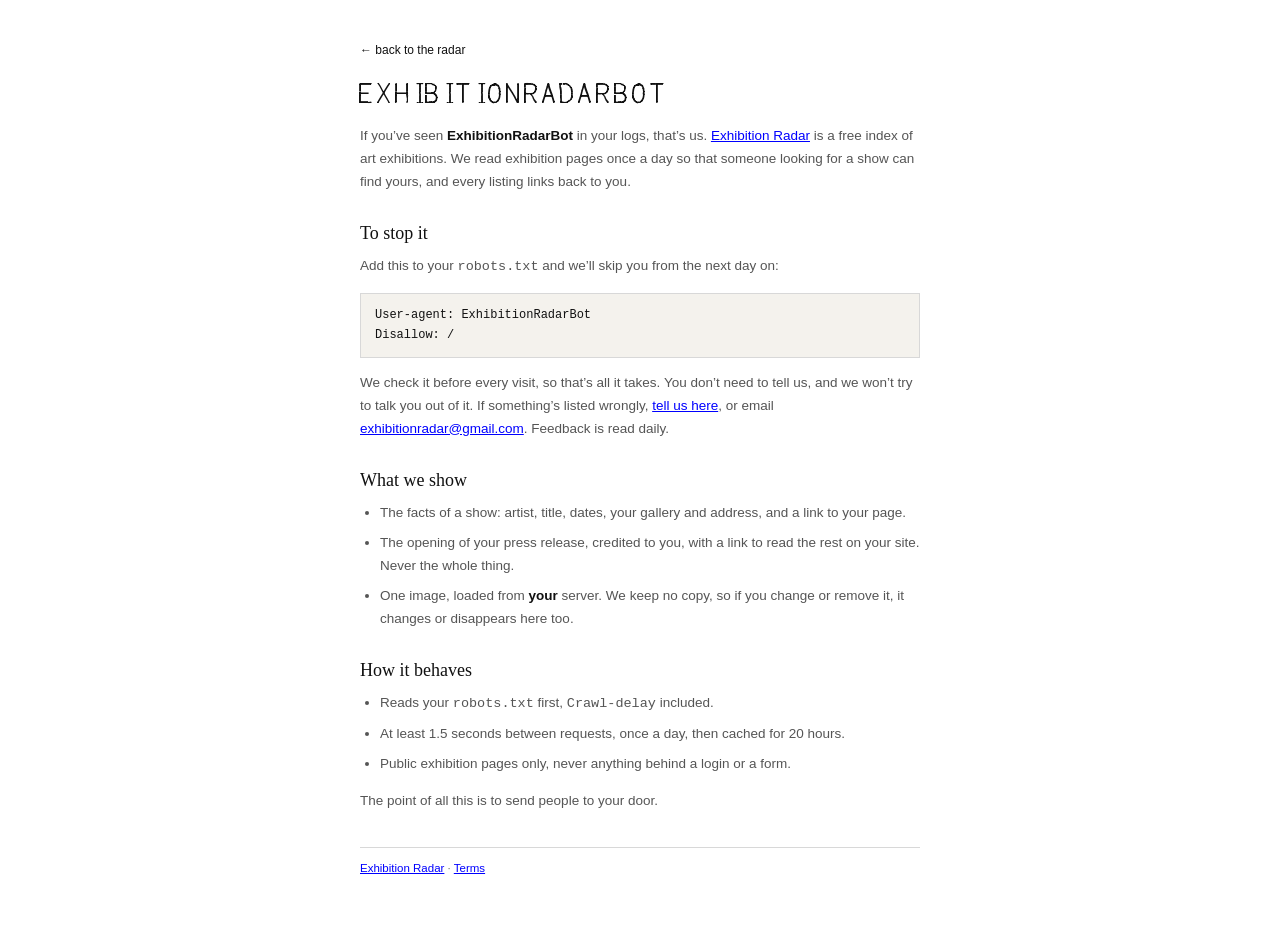
<file: bot.html>
<!DOCTYPE html>
<html lang="en">
<head>
  <meta charset="UTF-8">
  <title>ExhibitionRadarBot · Exhibition Radar</title>
  <meta name="viewport" content="width=device-width, initial-scale=1.0">
  <meta name="description" content="What ExhibitionRadarBot fetches, how often, and how to ask it to stop.">
  <link rel="icon" type="image/png" href="favicon.png?v=2">
  <link rel="apple-touch-icon" href="apple-touch-icon.png?v=2">
  <!-- A saved palette before the first paint, so arriving here from a
       dark index isn't a white flash. Same as terms.html. -->
  <script>
    (function () {
      try {
        var saved = (window.matchMedia("(max-width: 760px)").matches && !/ExhibitionRadarApp/.test(navigator.userAgent) && sessionStorage.getItem("er_app_preview") !== "1")
          ? sessionStorage.getItem("er_theme") : localStorage.getItem("er_theme"); // the phone website: this visit's palette only (see index.html)
        if (saved === "dark" || saved === "night") {     // "night" was the old name
          document.documentElement.dataset.theme = "dark";
        }
      } catch (e) { /* private mode: the page just starts light */ }
    })();
  </script>
  <style>
    /* The site's own hand, same as the masthead and the modal headings.
       A caps-only face, so it wants a little more room than the serif. */
    @font-face {
      font-family: 'Exhibition Radar Hand'; font-style: normal; font-weight: 400; font-display: swap;
      src: url("fonts/ExhibitionRadarHand-Regular.ttf") format("truetype");
    }
    html { touch-action: manipulation; }
    :root { --ink: #111111; --ink-body: #555555; --ink-meta: #767676; --rule: #d8d8d8; --link: #0000ff; --link-visited: #551a8b; --ground: #ffffff; --code: #f4f2ed; }
    :root[data-theme="dark"] {
      --ink: #ece9e2; --ink-body: #cdc9c0; --ink-meta: #aeaaa1;
      --rule: rgba(255, 255, 255, 0.14); --link: #a8c7ff; --link-visited: #cadcff; --ground: #151515; --code: #1f1f1f;
    }
    body { font-family: Arial, Helvetica, sans-serif; max-width: 560px; margin: 0 auto; padding: 40px 24px 60px; color: var(--ink); background: var(--ground); }
    a { color: var(--link); }
    a:hover { color: var(--link-visited); }
    :focus-visible { outline: 2px solid var(--link); outline-offset: 2px; }
    a.back { font-size: 12px; color: var(--ink); text-decoration: none; }
    a.back:hover { text-decoration: underline; color: var(--ink); }
    h1 { font-family: 'Exhibition Radar Hand', 'Times New Roman', Times, serif; letter-spacing: 0.01em; font-weight: 400; font-size: clamp(19px, 6.6vw, 26px); line-height: 1.2; letter-spacing: -0.005em; margin: 22px 0 14px; }
    h2 { font-family: 'Times New Roman', Times, serif; font-weight: 400; font-size: 18px; line-height: 1.3; margin: 28px 0 10px; }
    p, li { font-size: 13.5px; line-height: 1.7; color: var(--ink-body); margin: 0 0 14px; }
    ul { margin: 0 0 14px; padding-left: 20px; }
    li { margin: 0 0 7px; }
    pre { background: var(--code); border: 1px solid var(--rule); padding: 12px 14px; overflow-x: auto;
          font: 12px/1.6 'Courier New', Courier, monospace; color: var(--ink); margin: 0 0 14px; }
    strong { color: var(--ink); }
    footer { margin-top: 34px; padding-top: 14px; border-top: 1px solid var(--rule); font-size: 11.5px; color: var(--ink-meta); }
  </style>
</head>
<body>
  <a class="back" id="back-link" href="/">&larr; back to the radar</a>
  <h1>ExhibitionRadarBot</h1>

  <p>If you&rsquo;ve seen <strong>ExhibitionRadarBot</strong> in your logs, that&rsquo;s us.
     <a href="https://exhibitionradar.com">Exhibition Radar</a> is a free index of art exhibitions.
     We read exhibition pages once a day so that someone looking for a show can find yours, and
     every listing links back to you.</p>

  <h2>To stop it</h2>
  <p>Add this to your <code>robots.txt</code> and we&rsquo;ll skip you from the next day on:</p>
  <pre>User-agent: ExhibitionRadarBot
Disallow: /</pre>
  <p>We check it before every visit, so that&rsquo;s all it takes. You don&rsquo;t need to
     tell us, and we won&rsquo;t try to talk you out of it. If something&rsquo;s listed wrongly,
     <a href="https://exhibitionradar.com/?feedback">tell us here</a>, or email
     <a href="mailto:exhibitionradar@gmail.com">exhibitionradar@gmail.com</a>. Feedback is read daily.</p>

  <h2>What we show</h2>
  <ul>
    <li>The facts of a show: artist, title, dates, your gallery and address, and a link to your page.</li>
    <li>The opening of your press release, credited to you, with a link to read the rest on your
      site. Never the whole thing.</li>
    <li>One image, loaded from <strong>your</strong> server. We keep no copy, so if you change or
      remove it, it changes or disappears here too.</li>
  </ul>

  <h2>How it behaves</h2>
  <ul>
    <li>Reads your <code>robots.txt</code> first, <code>Crawl-delay</code> included.</li>
    <li>At least 1.5 seconds between requests, once a day, then cached for 20 hours.</li>
    <li>Public exhibition pages only, never anything behind a login or a form.</li>
  </ul>

  <p>The point of all this is to send people to your door.</p>

  <footer>
    <a href="/">Exhibition Radar</a> &middot; <a href="/terms.html">Terms</a>
  </footer>
</body>
</html>
</file>
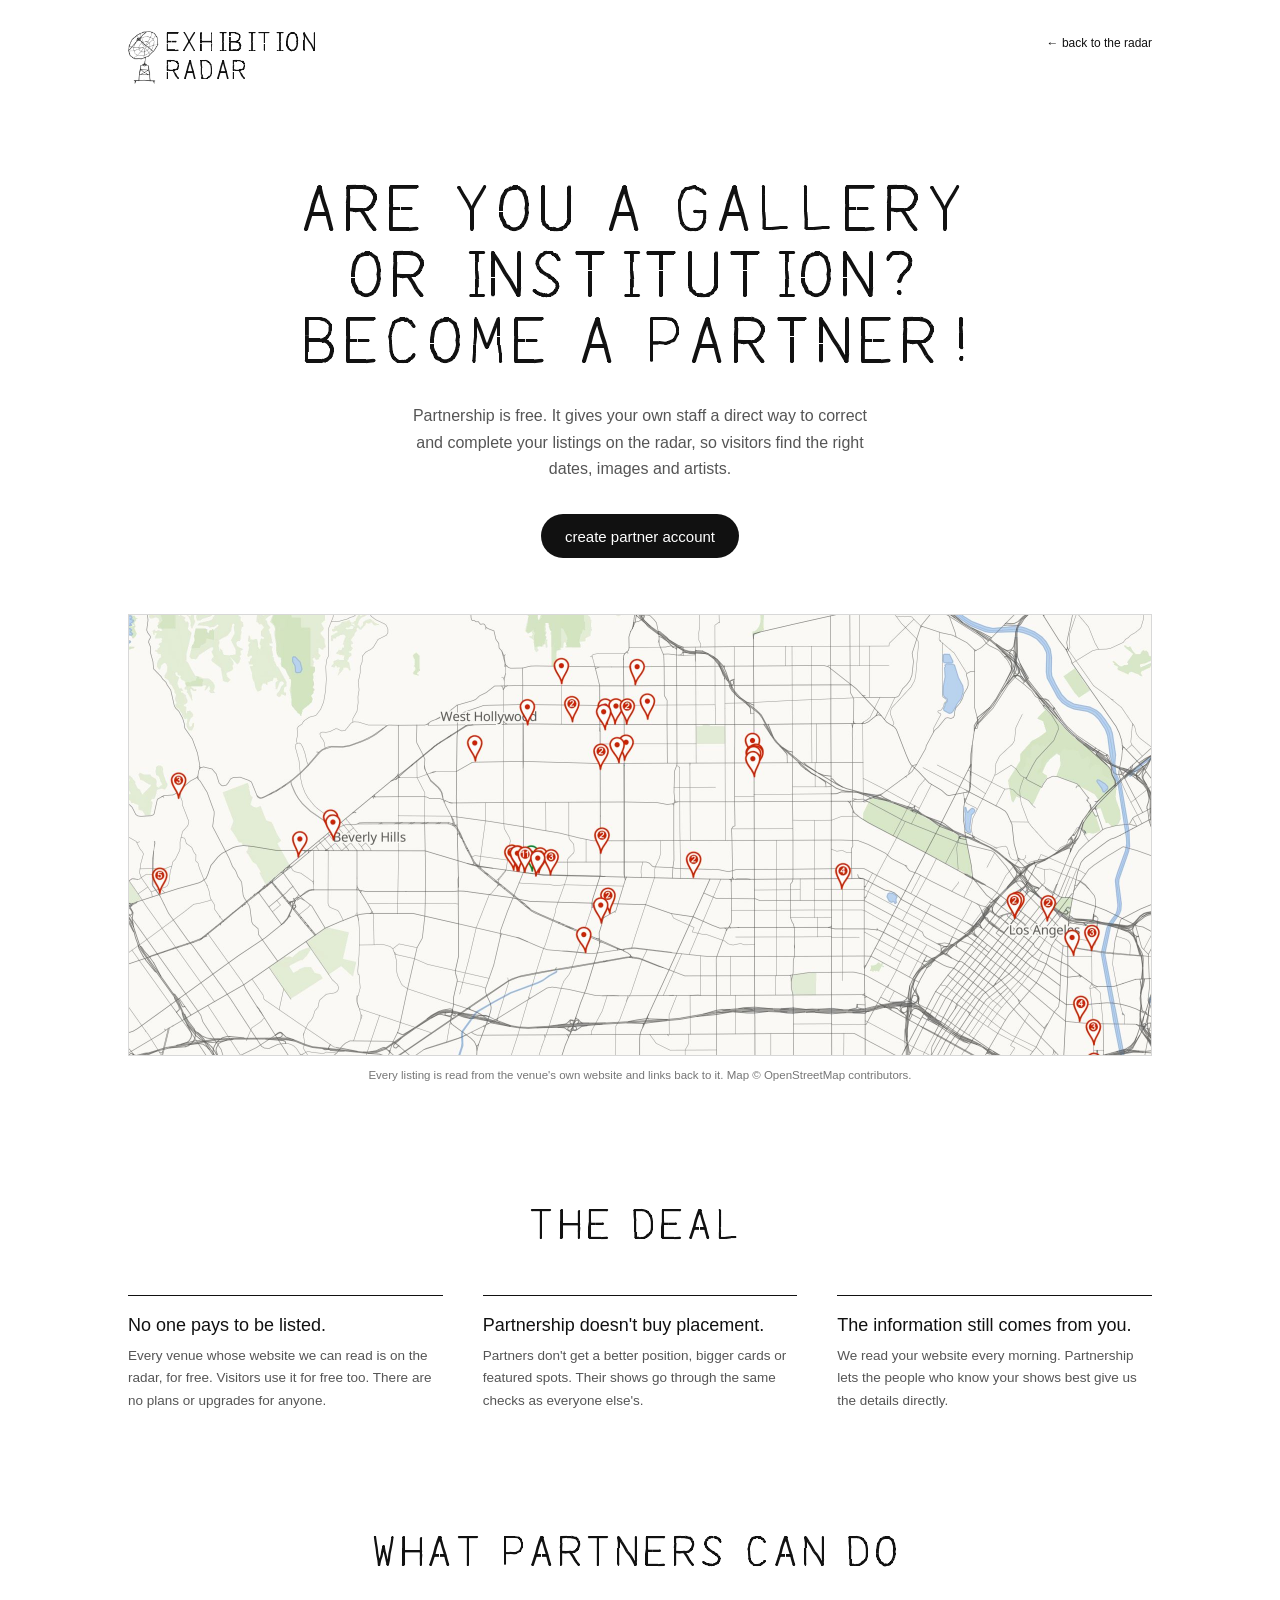
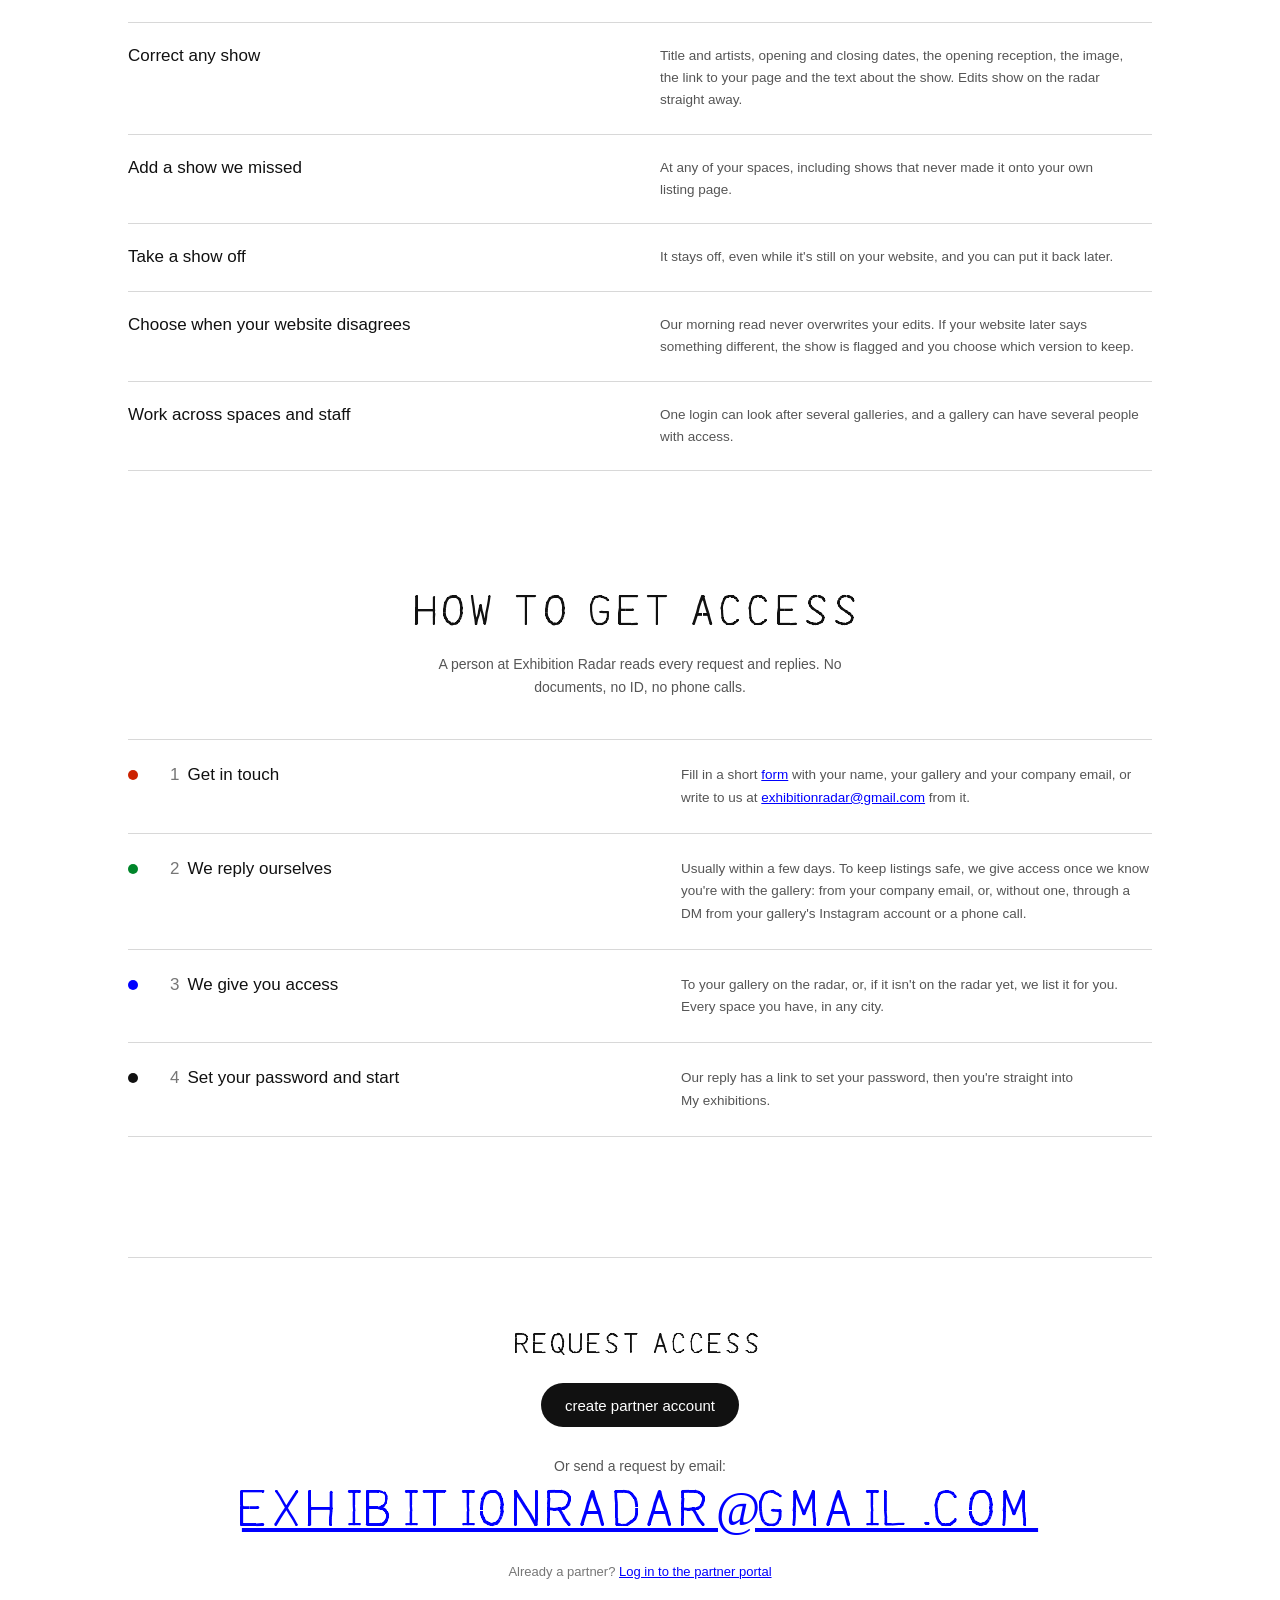
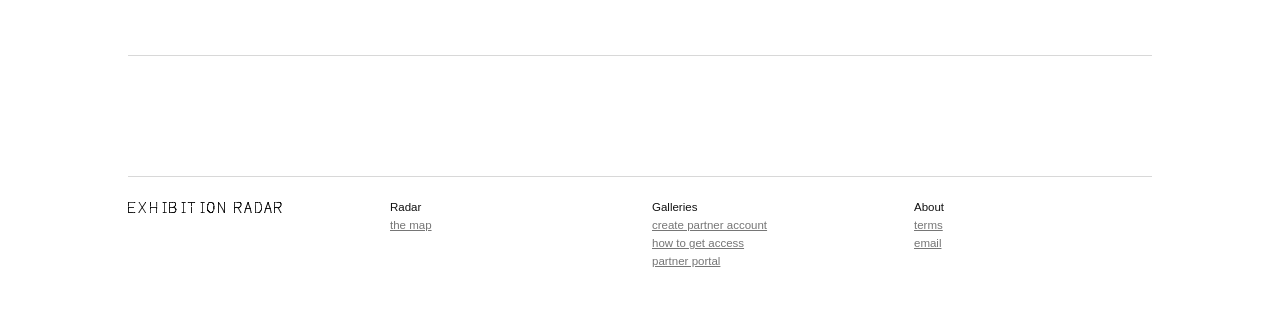
<file: for-galleries.html>
<!DOCTYPE html>
<html lang="en">
<head>
<meta charset="utf-8">
<meta name="viewport" content="width=device-width, initial-scale=1">
<title>For galleries · Exhibition Radar</title>
<meta name="description" content="Partnership is free. It gives a gallery's own staff a direct way to correct and complete its listings on Exhibition Radar.">
<link rel="icon" type="image/png" href="favicon.png?v=2">
<link rel="apple-touch-icon" href="apple-touch-icon.png?v=2">
<!-- From the Claude Design partner handoff (Oct 2026), "Become a Partner v3",
     adapted to the partner flow as it is: people email us or fill in a
     short form, and we reply and give access ourselves (docs/PARTNERS.md).
     The handoff's reference codes and confirm step don't exist, and its
     "After that" promises (reviewed link changes, paused bulk removals,
     expiring logins) aren't built, so they're left out. -->
<script>
  (function () {
    try {
      var saved = (window.matchMedia("(max-width: 760px)").matches && !/ExhibitionRadarApp/.test(navigator.userAgent) && sessionStorage.getItem("er_app_preview") !== "1")
          ? sessionStorage.getItem("er_theme") : localStorage.getItem("er_theme"); // the phone website: this visit's palette only (see index.html)
      if (saved === "dark" || saved === "night") document.documentElement.dataset.theme = "dark";
    } catch (e) { /* private mode: the page just starts light */ }
  })();
</script>
<style>
  :root {
    --ground: #ffffff; --panel: #ffffff; --ink: #111111; --ink-sub: #555555; --ink-meta: #767676;
    --rule: #d8d8d8; --link: #0000ff; --link-hover: #551a8b; --btn-fg: #ffffff;
    --hand: 'Exhibition Radar Hand', Georgia, serif; --sans: Arial, Helvetica, sans-serif;
  }
  :root[data-theme="dark"] {
    --ground: #151515; --panel: #1b1b1b; --ink: #ece9e2; --ink-sub: #d9d5cc; --ink-meta: #aeaaa1;
    --rule: rgba(255,255,255,0.14); --link: #a8c7ff; --link-hover: #cadcff; --btn-fg: #151515;
  }
  @font-face { font-family: 'Exhibition Radar Hand'; font-style: normal; font-weight: 400; font-display: swap; src: url("fonts/ExhibitionRadarHand-Regular.ttf") format("truetype"); }
  html, body { margin: 0; background: var(--ground); }
  body { color: var(--ink); font-family: var(--sans); }
  a { color: var(--link); }
  a:hover { color: var(--link-hover); }
  .page { max-width: 1080px; margin: 0 auto; padding: 30px clamp(18px,4vw,28px) 56px; box-sizing: border-box; }
  .gap { margin-bottom: clamp(80px,12vw,120px); }

  header { display: flex; align-items: flex-start; justify-content: space-between; gap: 16px 24px; flex-wrap: wrap; }
  .lockup { display: flex; align-items: center; gap: 9px; color: var(--ink); text-decoration: none; }
  .lockup img { display: block; width: 33px; height: 62px; align-self: flex-start; margin: -4.7px -2px -2.2px 0; object-fit: contain; }
  :root[data-theme="dark"] .lockup img { filter: invert(1); }
  .lockup span { font-family: var(--hand); font-size: 24px; line-height: 1.15; max-width: 7em; }
  .back { padding-top: 6px; font-size: 12px; color: var(--ink); text-decoration: none; }
  .back:hover { color: var(--ink); text-decoration: underline; }

  .hero { padding: clamp(56px,10vw,96px) 0 56px; display: flex; flex-direction: column; align-items: center; text-align: center; }
  h1 { font-family: var(--hand); font-weight: 400; font-size: clamp(34px,7vw,60px); line-height: 1.1; margin: 0 0 24px; text-wrap: balance; }
  .lede { font-size: 16px; line-height: 1.65; color: var(--ink-sub); margin: 0 0 32px; max-width: 54ch; text-wrap: pretty; }
  .pill { display: inline-flex; align-items: center; min-height: 44px; padding: 0 24px; border-radius: 999px; background: var(--ink); color: var(--btn-fg); font-size: 15px; text-decoration: none; }
  .pill:hover { opacity: 0.82; color: var(--btn-fg); }

  figure { margin: 0; display: flex; flex-direction: column; gap: 10px; }
  .map { position: relative; height: clamp(360px,50vw,440px); border: 1px solid var(--rule); overflow: hidden; background: #ffffff; }
  .map img { display: block; width: 100%; height: 100%; object-fit: cover; }
  figcaption { font-size: 11.5px; line-height: 1.6; color: var(--ink-meta); text-align: center; }

  h2 { font-family: var(--hand); font-weight: 400; font-size: clamp(28px,5vw,40px); line-height: 1.15; text-align: center; margin: 0 0 44px; }
  .deal { display: grid; grid-template-columns: repeat(auto-fit, minmax(min(100%,280px), 1fr)); gap: 32px 40px; }
  .deal > div { border-top: 1px solid var(--ink); padding-top: 18px; display: flex; flex-direction: column; gap: 8px; }
  .deal .t { font-size: 18px; line-height: 1.3; }
  .body { font-size: 13.5px; line-height: 1.65; color: var(--ink-sub); text-wrap: pretty; }

  .rows { border-top: 1px solid var(--rule); }
  .rows > div { display: grid; grid-template-columns: repeat(auto-fit, minmax(min(100%,260px), 1fr)); gap: 8px 40px; padding: 22px 0; border-bottom: 1px solid var(--rule); }
  .rows .t { font-size: 17px; line-height: 1.35; }

  .intro { margin: -28px auto 40px; max-width: 56ch; text-align: center; font-size: 14px; line-height: 1.65; color: var(--ink-sub); text-wrap: pretty; }
  ol { list-style: none; margin: 0; padding: 0; border-top: 1px solid var(--rule); }
  ol li { display: grid; grid-template-columns: 28px minmax(0,1fr); gap: 4px 14px; padding: 24px 0; border-bottom: 1px solid var(--rule); }
  .dot { display: block; width: 10px; height: 10px; border-radius: 50%; margin-top: 6px; }
  ol li > div { display: grid; grid-template-columns: repeat(auto-fit, minmax(min(100%,240px), 1fr)); gap: 8px 40px; }
  ol .t { font-size: 17px; line-height: 1.35; }
  ol .n { color: var(--ink-meta); margin-right: 8px; }

  .ask { padding: clamp(48px,8vw,72px) 0; border-top: 1px solid var(--rule); border-bottom: 1px solid var(--rule); display: flex; flex-direction: column; align-items: center; text-align: center; }
  .ask h2 { font-size: 26px; line-height: 1.2; margin: 0 0 22px; }
  .ask .pill { margin-bottom: 28px; }
  .ask p { margin: 0 0 10px; font-size: 14px; line-height: 1.6; color: var(--ink-sub); }
  .big-mail { font-family: var(--hand); font-size: clamp(26px,6vw,48px); line-height: 1.1; overflow-wrap: anywhere; }
  .ask .small { margin: 22px 0 0; font-size: 13px; color: var(--ink-meta); }

  footer { padding: 24px 0 0; border-top: 1px solid var(--rule); display: grid; grid-template-columns: repeat(auto-fit, minmax(150px, 1fr)); gap: 24px; font-size: 11.5px; color: var(--ink-meta); }
  footer .name { font-family: var(--hand); font-size: 15px; color: var(--ink); }
  footer div { display: flex; flex-direction: column; gap: 6px; }
  footer span { color: var(--ink); }
  footer a { color: var(--ink-meta); }
</style>
</head>
<body>
<div class="page">

  <header>
    <a class="lockup" href="/"><img src="logo-stand.png" alt="" width="33" height="62"><span>Exhibition Radar</span></a>
    <a class="back" href="/">&larr; back to the radar</a>
  </header>

  <section class="hero">
    <h1>Are you a gallery or institution? Become a partner!</h1>
    <p class="lede">Partnership is free. It gives your own staff a direct way to correct and complete your listings on the radar, so visitors find the right dates, images and artists.</p>
    <a class="pill" href="partner-request.html">create partner account</a>
  </section>

  <figure class="gap">
    <div class="map"><img src="for-galleries-map.jpg" alt="The radar's map of Los Angeles, with a pin for each gallery and museum showing now" width="2160" height="880" loading="lazy"></div>
    <figcaption>Every listing is read from the venue's own website and links back to it. Map &copy; OpenStreetMap contributors.</figcaption>
  </figure>

  <section class="gap">
    <h2>The deal</h2>
    <div class="deal">
      <div><div class="t">No one pays to be listed.</div>
        <div class="body">Every venue whose website we can read is on the radar, for free. Visitors use it for free too. There are no plans or upgrades for anyone.</div></div>
      <div><div class="t">Partnership doesn't buy placement.</div>
        <div class="body">Partners don't get a better position, bigger cards or featured spots. Their shows go through the same checks as everyone else's.</div></div>
      <div><div class="t">The information still comes from you.</div>
        <div class="body">We read your website every morning. Partnership lets the people who know your shows best give us the details directly.</div></div>
    </div>
  </section>

  <section class="gap">
    <h2>What partners can do</h2>
    <div class="rows">
      <div><div class="t">Correct any show</div>
        <div class="body">Title and artists, opening and closing dates, the opening reception, the image, the link to your page and the text about the show. Edits show on the radar straight away.</div></div>
      <div><div class="t">Add a show we missed</div>
        <div class="body">At any of your spaces, including shows that never made it onto your own listing page.</div></div>
      <div><div class="t">Take a show off</div>
        <div class="body">It stays off, even while it's still on your website, and you can put it back later.</div></div>
      <div><div class="t">Choose when your website disagrees</div>
        <div class="body">Our morning read never overwrites your edits. If your website later says something different, the show is flagged and you choose which version to keep.</div></div>
      <div><div class="t">Work across spaces and staff</div>
        <div class="body">One login can look after several galleries, and a gallery can have several people with access.</div></div>
    </div>
  </section>

  <section id="how" class="gap">
    <h2>How to get access</h2>
    <p class="intro">A person at Exhibition Radar reads every request and replies. No documents, no ID, no phone calls.</p>
    <ol>
      <li><span class="dot" style="background:#cc2200"></span>
        <div><div class="t"><span class="n">1</span>Get in touch</div>
          <div class="body">Fill in a short <a href="partner-request.html">form</a> with your name, your gallery and your company email, or write to us at <a href="mailto:exhibitionradar@gmail.com?subject=Partner%20access">exhibitionradar@gmail.com</a> from it.</div></div></li>
      <li><span class="dot" style="background:#00852a"></span>
        <div><div class="t"><span class="n">2</span>We reply ourselves</div>
          <div class="body">Usually within a few days. To keep listings safe, we give access once we know you're with the gallery: from your company email, or, without one, through a DM from your gallery's Instagram account or a phone call.</div></div></li>
      <li><span class="dot" style="background:#0000ff"></span>
        <div><div class="t"><span class="n">3</span>We give you access</div>
          <div class="body">To your gallery on the radar, or, if it isn't on the radar yet, we list it for you. Every space you have, in any city.</div></div></li>
      <li><span class="dot" style="background:var(--ink)"></span>
        <div><div class="t"><span class="n">4</span>Set your password and start</div>
          <div class="body">Our reply has a link to set your password, then you're straight into My exhibitions.</div></div></li>
    </ol>
  </section>

  <section class="ask gap">
    <h2>Request access</h2>
    <a class="pill" href="partner-request.html">create partner account</a>
    <p>Or send a request by email:</p>
    <a class="big-mail" href="mailto:exhibitionradar@gmail.com?subject=Partner%20access">exhibitionradar@gmail.com</a>
    <p class="small">Already a partner? <a href="partner.html">Log in to the partner portal</a></p>
  </section>

  <footer>
    <div class="name">Exhibition Radar</div>
    <div><span>Radar</span><a href="/">the map</a></div>
    <div><span>Galleries</span><a href="partner-request.html">create partner account</a><a href="#how">how to get access</a><a href="partner.html">partner portal</a></div>
    <div><span>About</span><a href="terms.html">terms</a><a href="mailto:exhibitionradar@gmail.com">email</a></div>
  </footer>
</div>
</body>
</html>
</file>
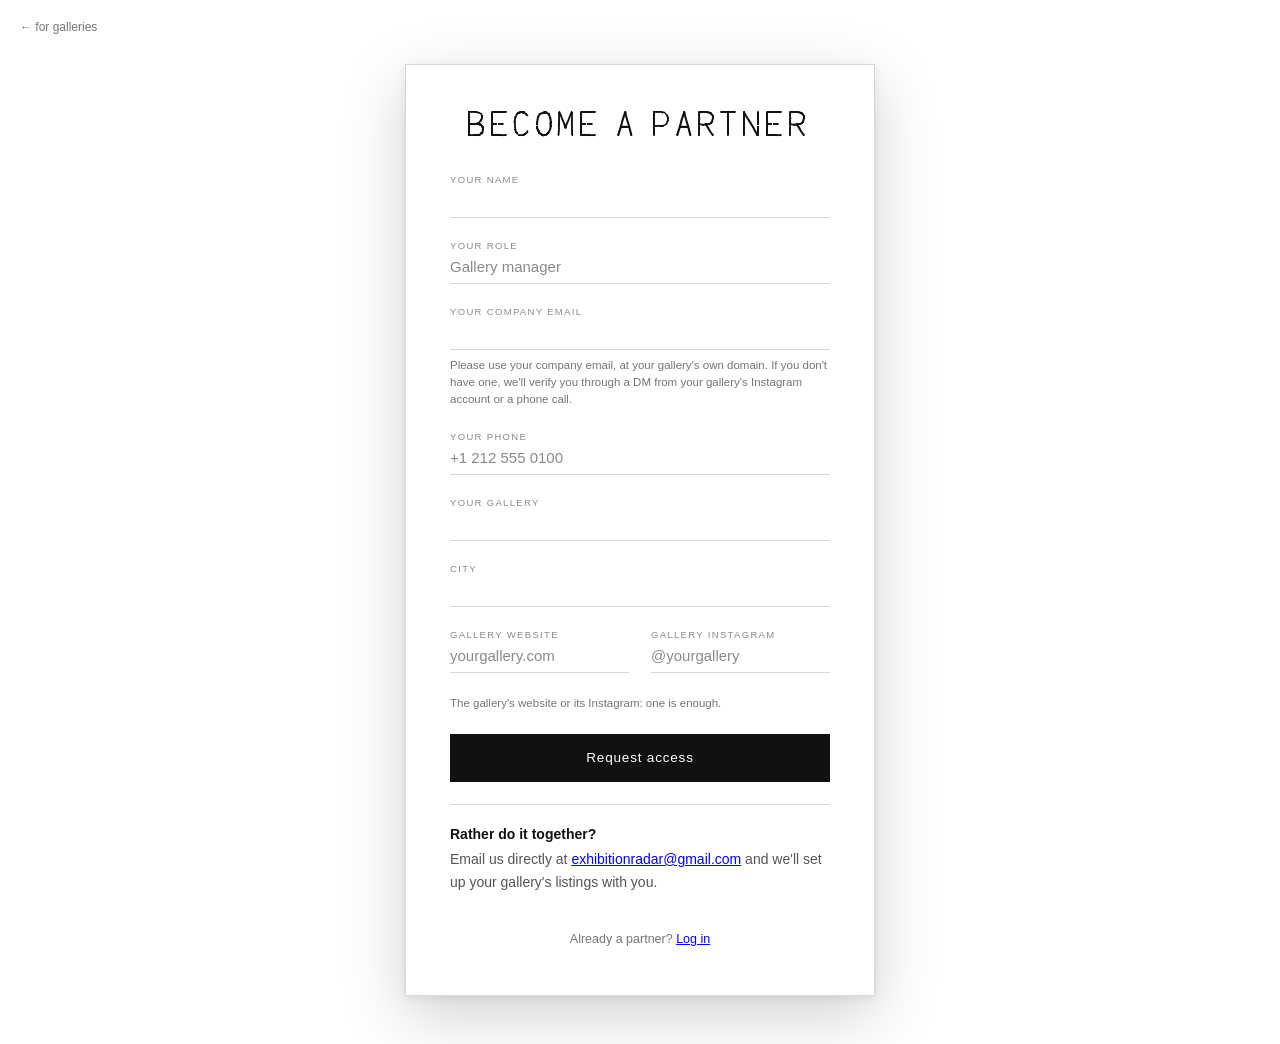
<file: partner-request.html>
<!DOCTYPE html>
<html lang="en">
<head>
<meta charset="utf-8">
<meta name="viewport" content="width=device-width, initial-scale=1">
<title>Become a Partner · Exhibition Radar</title>
<meta name="robots" content="noindex">
<link rel="icon" type="image/png" href="favicon.png?v=2">
<link rel="apple-touch-icon" href="apple-touch-icon.png?v=2">
<!-- From the Claude Design partner handoff (Oct 2026), "Partner Request v3",
     adapted to the flow as it is (docs/PARTNERS.md): the gallery in the
     person's own words (there's no list to pick from), POST
     /api/partner/requests, then a thank-you. We reply ourselves; there are
     no reference codes, confirm step or status lookup. -->
<script>
  (function () {
    try {
      var saved = (window.matchMedia("(max-width: 760px)").matches && !/ExhibitionRadarApp/.test(navigator.userAgent) && sessionStorage.getItem("er_app_preview") !== "1")
          ? sessionStorage.getItem("er_theme") : localStorage.getItem("er_theme"); // the phone website: this visit's palette only (see index.html)
      if (saved === "dark" || saved === "night") document.documentElement.dataset.theme = "dark";
    } catch (e) { /* private mode: the page just starts light */ }
  })();
</script>
<style>
  :root {
    --ink: #111111; --ink-sub: #555555; --ink-meta: #767676; --ink-faint: #8a8a8a; --link: #0000ff; --link-hover: #551a8b;
    --alert: #b22211; --rule: #d8d8d8; --rule-strong: #a0a0a0; --ground: #ffffff; --panel: #ffffff;
    --hand: 'Exhibition Radar Hand', Georgia, serif; --sans: Arial, Helvetica, sans-serif;
  }
  :root[data-theme="dark"] {
    --ink: #ece9e2; --ink-sub: #d9d5cc; --ink-meta: #aeaaa1; --ink-faint: #97938a; --link: #a8c7ff; --link-hover: #cadcff;
    --alert: #e8746a; --rule: rgba(255,255,255,0.14); --rule-strong: rgba(255,255,255,0.3); --ground: #151515; --panel: #1b1b1b;
  }
  @font-face { font-family: 'Exhibition Radar Hand'; font-style: normal; font-weight: 400; font-display: swap; src: url("fonts/ExhibitionRadarHand-Regular.ttf") format("truetype"); }
  html, body { margin: 0; background: var(--ground); }
  body { min-height: 100vh; box-sizing: border-box; color: var(--ink); font-family: var(--sans); padding: 64px 14px 48px; display: flex; justify-content: center; align-items: flex-start; position: relative; }
  a { color: var(--link); }
  a:hover { color: var(--link-hover); }
  [hidden] { display: none !important; }
  input, button, textarea { font: inherit; }
  .top { position: absolute; top: 20px; left: 20px; font-size: 12px; color: var(--ink-meta); text-decoration: none; }
  .top:hover { color: var(--ink); text-decoration: underline; }
  .card { width: 100%; max-width: 470px; box-sizing: border-box; background: var(--panel); border: 1px solid var(--rule);
    box-shadow: 0 20px 60px rgba(0,0,0,0.18), 0 2px 8px rgba(0,0,0,0.08); padding: clamp(26px,7vw,44px) clamp(18px,6vw,44px) 34px; }
  h1 { margin: 0 0 28px; text-align: center; font-family: var(--hand); font-weight: 400; font-size: 32px; line-height: 1.15; }
  form { display: flex; flex-direction: column; gap: 22px; }
  label { display: flex; flex-direction: column; gap: 7px; }
  .cap { font-size: 9.5px; letter-spacing: 0.14em; text-transform: uppercase; color: var(--ink-faint); }
  input, textarea { width: 100%; box-sizing: border-box; background: none; border: none; border-bottom: 1px solid var(--rule); border-radius: 0;
    padding: 0 0 8px; font-size: 15px; color: var(--ink); }
  input:focus, textarea:focus { outline: none; border-color: var(--ink); }
  input::placeholder, textarea::placeholder { color: var(--ink-faint); }
  .two { display: grid; grid-template-columns: repeat(auto-fit, minmax(min(100%, 160px), 1fr)); gap: 22px; }
  .hint { font-size: 11.5px; line-height: 1.5; color: var(--ink-meta); }
  /* The personal way in: a person, by email, rather than the form. */
  .direct { border-top: 1px solid var(--rule); padding-top: 18px; font-size: 14px; line-height: 1.65; color: var(--ink-sub); text-wrap: pretty; }
  .direct strong { display: block; color: var(--ink); font-weight: 700; margin-bottom: 2px; }
  .err { font-size: 11.5px; color: var(--alert); }
  .banner { border-left: 2px solid var(--alert); padding: 2px 0 2px 12px; font-size: 12.5px; line-height: 1.6; color: var(--alert); }
  .btn { width: 100%; min-height: 48px; background: var(--ink); color: var(--ground); border: none; font-size: 13.5px; letter-spacing: 0.06em; cursor: pointer; }
  .btn:hover { opacity: 0.82; }
  .btn[disabled] { opacity: 0.5; cursor: default; }
  .foot { text-align: center; font-size: 12.5px; line-height: 1.6; color: var(--ink-meta); }
  .trap { position: absolute; left: -9999px; width: 1px; height: 1px; overflow: hidden; }
  .done p { margin: 0 0 14px; font-size: 14px; line-height: 1.7; color: var(--ink-sub); text-align: center; text-wrap: pretty; }
</style>
</head>
<body>
  <a class="top" href="for-galleries.html">&larr; for galleries</a>
  <div class="card">

    <div id="ask">
      <h1>Become a Partner</h1>
      <form id="form" novalidate>
        <label><span class="cap">Your name</span>
          <input name="name" type="text" autocomplete="name" maxlength="120">
          <span class="err" data-err="name" hidden></span></label>
        <label><span class="cap">Your role</span>
          <input name="role" type="text" autocomplete="organization-title" placeholder="Gallery manager" maxlength="120">
          <span class="err" data-err="role" hidden></span></label>
        <label><span class="cap">Your company email</span>
          <input name="email" type="email" autocomplete="email" maxlength="254">
          <span class="hint">Please use your company email, at your gallery's own domain. If you don't have one, we'll verify you through a DM from your gallery's Instagram account or a phone call.</span>
          <span class="err" data-err="email" hidden></span></label>
        <label><span class="cap">Your phone</span>
          <input name="phone" type="tel" autocomplete="tel" maxlength="40" placeholder="+1 212 555 0100">
          <span class="err" data-err="phone" hidden></span></label>
        <label><span class="cap">Your gallery</span>
          <input name="gallery" type="text" autocomplete="organization" maxlength="200">
          <span class="err" data-err="gallery" hidden></span></label>
        <label><span class="cap">City</span>
          <input name="city" type="text" autocomplete="address-level2" maxlength="120">
          <span class="err" data-err="city" hidden></span></label>
        <div class="two">
          <label><span class="cap">Gallery website</span>
            <input name="site" type="url" inputmode="url" placeholder="yourgallery.com" maxlength="500">
            <span class="err" data-err="site" hidden></span></label>
          <label><span class="cap">Gallery Instagram</span>
            <input name="instagram" type="text" placeholder="@yourgallery" maxlength="200" autocapitalize="off" spellcheck="false">
            <span class="err" data-err="instagram" hidden></span></label>
        </div>
        <span class="hint">The gallery's website or its Instagram: one is enough.</span>
        <!-- Left empty by people; filled in by bots, whose requests go nowhere. -->
        <div class="trap" aria-hidden="true"><label>Nickname <input name="nickname" type="text" tabindex="-1" autocomplete="off"></label></div>
        <div class="banner" id="banner" hidden></div>
        <button class="btn" type="submit" id="send">Request access</button>
        <div class="direct">
          <strong>Rather do it together?</strong>
          Email us directly at <a href="mailto:exhibitionradar@gmail.com?subject=Partner%20access">exhibitionradar@gmail.com</a>
          and we'll set up your gallery's listings with you.
        </div>
        <p class="foot">Already a partner? <a href="partner.html">Log in</a></p>
      </form>
    </div>

    <div id="done" class="done" hidden>
      <h1>Thank you</h1>
      <p>We've got your request. A person at Exhibition Radar will reply to <strong id="done-email"></strong>, usually within a few days.</p>
      <p>To keep listings safe, we give access once we know you're with the gallery: from your company email, or, if you used another address, through a DM from your gallery's Instagram account or a phone call.</p>
      <p class="foot"><a href="/">Back to the radar</a></p>
    </div>

  </div>

<script>
(function () {
  var API = location.hostname === "localhost" ? "http://localhost:5001" : "";
  var form = document.getElementById("form");
  var $ = function (id) { return document.getElementById(id); };

  function fieldErr(name, msg) {
    var el = form.querySelector('[data-err="' + name + '"]');
    el.hidden = !msg; el.textContent = msg || "";
  }
  function banner(msg) { $("banner").hidden = !msg; $("banner").textContent = msg || ""; }
  // A field's message goes as soon as it's filled in, not on the next press.
  form.addEventListener("input", function (e) {
    var el = e.target.name && form.querySelector('[data-err="' + e.target.name + '"]');
    if (el && e.target.value.trim()) { el.hidden = true; el.textContent = ""; }
  });

  form.addEventListener("submit", async function (e) {
    e.preventDefault();
    var v = function (n) { return form.elements[n].value.trim(); };
    var bad = false;
    ["name", "role", "email", "phone", "gallery", "city", "site", "instagram"].forEach(function (n) { fieldErr(n, ""); });
    banner("");
    // Every field is needed (the owner, 8 Oct 2026): it's how we check who's asking.
    // The one exception: the website or the Instagram will do.
    var need = { name: "Please add your name.", role: "Please add your role at the gallery.", phone: "Please add a phone number we can call.",
      gallery: "Please add your gallery's name.", city: "Please add the city." };
    Object.keys(need).forEach(function (n) { if (!v(n)) { fieldErr(n, need[n]); bad = true; } });
    // Website or Instagram: at least one (many spaces have only one of them).
    if (!v("site") && !v("instagram")) { fieldErr("site", "Please add the gallery's website or Instagram."); bad = true; }
    if (!v("email")) { fieldErr("email", "Please add your company email."); bad = true; }
    else if (!/^[^@\s]+@[^@\s]+\.[^@\s]+$/.test(v("email"))) { fieldErr("email", "That doesn't look like an email address."); bad = true; }
    if (bad) return;
    $("send").disabled = true;
    try {
      var res = await fetch(API + "/api/partner/requests", {
        method: "POST", headers: { "Content-Type": "application/json" },
        body: JSON.stringify({
          name: v("name"), role: v("role"), email: v("email"), phone: v("phone"), gallery: v("gallery"), city: v("city"),
          website: v("site"), instagram: v("instagram"), nickname: form.elements.nickname.value
        })
      });
      var body = await res.json().catch(function () { return {}; });
      if (res.status === 429) { banner(body.error && /already got/i.test(body.error) ? body.error : "Too many tries. Wait a few minutes and try again."); return; }
      if (!res.ok) { banner(body.error || "Something went wrong. Try again, or write to us."); return; }
      $("done-email").textContent = v("email");
      $("ask").hidden = true; $("done").hidden = false;
      window.scrollTo(0, 0);
    } catch (err) {
      banner("Couldn't reach us just now. Try again, or write to exhibitionradar@gmail.com.");
    } finally { $("send").disabled = false; }
  });
})();
</script>
</body>
</html>
</file>
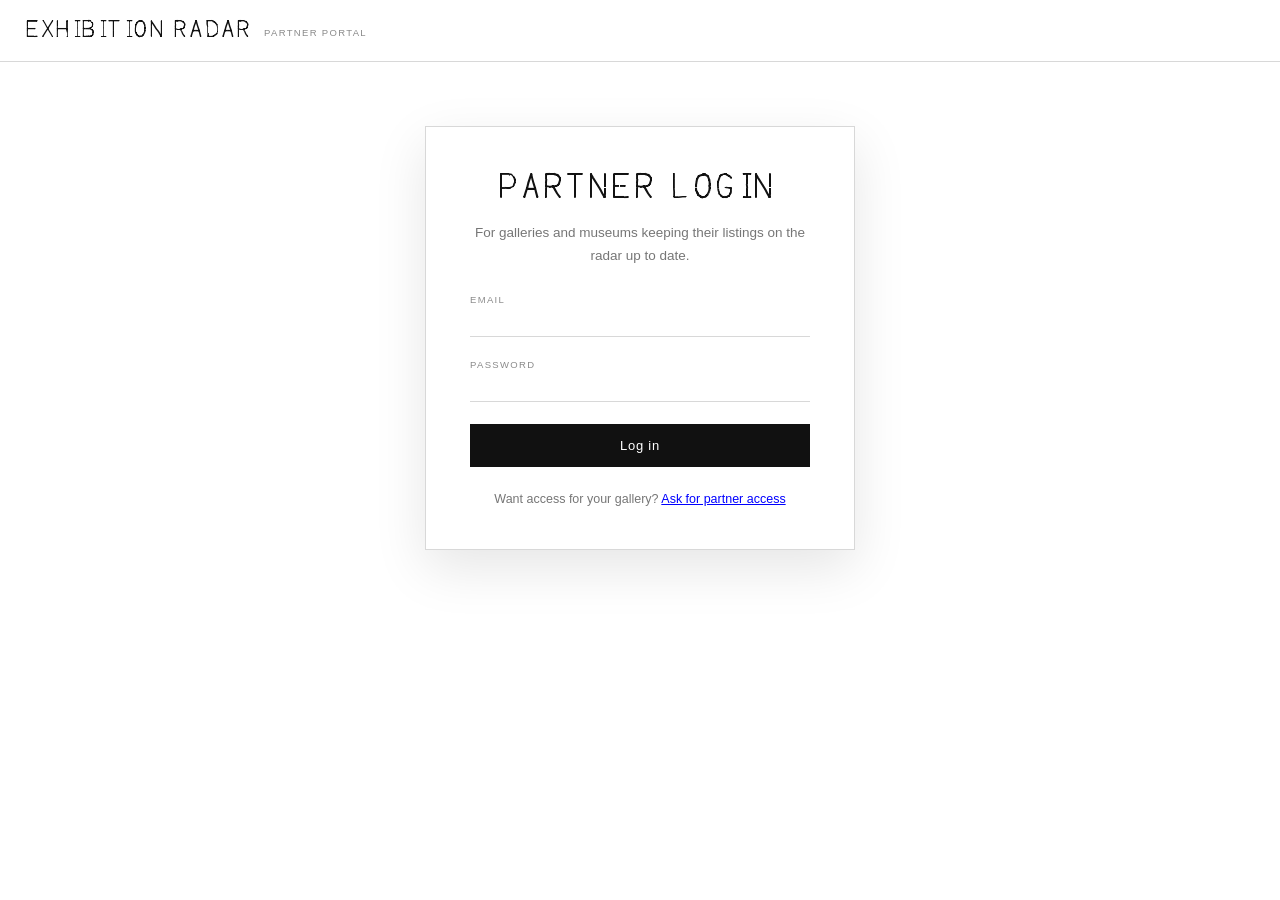
<file: partner.html>
<!DOCTYPE html>
<html lang="en">
<head>
<meta charset="utf-8">
<meta name="viewport" content="width=device-width, initial-scale=1">
<title>Partners · Exhibition Radar</title>
<meta name="robots" content="noindex, nofollow">
<link rel="icon" type="image/png" href="favicon.png?v=2">
<link rel="apple-touch-icon" href="apple-touch-icon.png?v=2">
<!-- A saved palette before the first paint, as on signup.html. -->
<script>
  (function () {
    try {
      var saved = (window.matchMedia("(max-width: 760px)").matches && !/ExhibitionRadarApp/.test(navigator.userAgent) && sessionStorage.getItem("er_app_preview") !== "1")
          ? sessionStorage.getItem("er_theme") : localStorage.getItem("er_theme"); // the phone website: this visit's palette only (see index.html)
      if (saved === "dark" || saved === "night") document.documentElement.dataset.theme = "dark";
    } catch (e) { /* private mode: the page just starts light */ }
  })();
</script>
<style>
  /* Tokens mirror signup.html (and so index.html). */
  :root {
    --ink: #111111; --ink-sub: #555555; --ink-meta: #767676; --ink-faint: #8a8a8a;
    --link: #0000ff; --link-hover: #551a8b; --alert: #b22211;
    --flag: #8a5a00; --flag-ground: #fbf3df; --flag-rule: #e5cf98;
    --rule: #d8d8d8; --rule-strong: #a0a0a0;
    --ground: #ffffff; --panel: #ffffff; --ground-sel: #f0eee6;
    --sans: Arial, Helvetica, sans-serif;
  }
  :root[data-theme="dark"] {
    --ink: #ece9e2; --ink-sub: #d9d5cc; --ink-meta: #aeaaa1; --ink-faint: #97938a;
    --link: #a8c7ff; --link-hover: #cadcff; --alert: #e8746a;
    --flag: #f0c46a; --flag-ground: #2a2416; --flag-rule: #5c4a1f;
    --rule: rgba(255,255,255,.14); --rule-strong: rgba(255,255,255,.3);
    --ground: #151515; --panel: #1b1b1b; --ground-sel: #0f0f0f;
  }
  @font-face {
    font-family: 'Exhibition Radar Hand'; font-style: normal; font-weight: 400; font-display: swap;
    src: url("fonts/ExhibitionRadarHand-Regular.ttf") format("truetype");
  }
  html { background: var(--ground); }
  body { margin: 0; min-height: 100vh; background: var(--ground); color: var(--ink); font-family: var(--sans); }
  a { color: var(--link); }
  a:hover { color: var(--link-hover); }
  [hidden] { display: none !important; }

  /* ---- Top bar ---- */
  .bar {
    display: flex; align-items: baseline; justify-content: space-between; gap: 16px;
    padding: 18px 28px; border-bottom: 1px solid var(--rule); background: var(--panel);
  }
  .mark { font-family: 'Exhibition Radar Hand', Georgia, serif; font-size: 22px; color: var(--ink); text-decoration: none; }
  .mark small { font-family: var(--sans); font-size: 9.5px; letter-spacing: .14em; text-transform: uppercase; color: var(--ink-faint); margin-left: 10px; }
  .who { font-size: 12.5px; color: var(--ink-meta); display: flex; gap: 16px; align-items: baseline; }

  /* ---- Cards (log in, set password, not a partner) ---- */
  .gate { display: flex; justify-content: center; padding: 64px 20px; }
  .card {
    width: 100%; max-width: 430px; box-sizing: border-box; background: var(--panel);
    border: 1px solid var(--rule); box-shadow: 0 18px 50px rgba(0,0,0,.10); padding: clamp(30px,7vw,44px) clamp(22px,7vw,44px) 40px;
  }
  .card .blurb + .blurb { margin-top: -14px; }
  .cap-row { display: flex; justify-content: space-between; align-items: baseline; gap: 12px; }
  .count { font-size: 11px; color: var(--ink-faint); font-variant-numeric: tabular-nums; }
  .count.ok { color: var(--ink); }
  h1 { margin: 0 0 14px; font-weight: 400; font-size: 32px; line-height: 1.15; font-family: 'Exhibition Radar Hand', Georgia, serif; }
  .card h1 { text-align: center; }
  .blurb { margin: 0 0 26px; text-align: center; font-size: 13.5px; line-height: 1.7; color: var(--ink-meta); text-wrap: pretty; }
  .fields { display: flex; flex-direction: column; gap: 22px; }
  label.field { display: flex; flex-direction: column; gap: 7px; }
  .cap { font-size: 9.5px; letter-spacing: .14em; text-transform: uppercase; color: var(--ink-faint); }
  input[type="email"], input[type="password"], input[type="text"], input[type="url"], input[type="date"], select, textarea {
    width: 100%; box-sizing: border-box; background: none; border: none; border-bottom: 1px solid var(--rule);
    padding: 0 0 8px; border-radius: 0; font-family: var(--sans); font-size: 14px; color: var(--ink);
  }
  textarea { border: 1px solid var(--rule); padding: 10px; min-height: 120px; resize: vertical; line-height: 1.55; }
  select { padding-bottom: 7px; }
  input:focus, textarea:focus, select:focus { outline: none; border-color: var(--ink); }
  .form-err { border-left: 2px solid var(--alert); padding: 2px 0 2px 12px; font-size: 12.5px; line-height: 1.6; color: var(--alert); }
  .btn {
    display: inline-block; box-sizing: border-box; text-align: center; font-family: var(--sans); font-size: 13px;
    letter-spacing: .06em; color: var(--ground); background: var(--ink); border: none; padding: 12px 22px; cursor: pointer;
  }
  .btn.wide { width: 100%; padding: 14px 26px; }
  .btn:hover { opacity: .82; }
  .btn[disabled] { opacity: .5; cursor: default; }
  .btn.ghost { color: var(--ink); background: none; border: 1px solid var(--rule-strong); }
  .linkish { background: none; border: none; padding: 0; cursor: pointer; font-family: var(--sans); font-size: 12.5px; color: var(--link); }
  .linkish:hover { text-decoration: underline; }
  .linkish.danger { color: var(--alert); }
  .centered { text-align: center; font-size: 12.5px; color: var(--ink-meta); line-height: 1.6; }

  /* ---- My exhibitions ---- */
  main { max-width: 920px; margin: 0 auto; padding: 40px 28px 80px; }
  .head { display: flex; justify-content: space-between; align-items: flex-end; gap: 20px; flex-wrap: wrap; margin-bottom: 8px; }
  .head h1 { margin: 0; }
  .sub { font-size: 13px; color: var(--ink-meta); margin: 0 0 28px; line-height: 1.6; }
  .note { font-size: 12.5px; line-height: 1.65; color: var(--ink-sub); background: var(--panel); border: 1px solid var(--rule); padding: 14px 18px; margin: 0 0 28px; }

  .show { display: grid; grid-template-columns: clamp(72px,18vw,112px) minmax(0, 1fr) auto; gap: 18px; padding: 18px 0; border-top: 1px solid var(--rule); }
  .show:last-child { border-bottom: 1px solid var(--rule); }
  .thumb { width: clamp(72px,18vw,112px); height: clamp(54px,13.5vw,84px); object-fit: cover; background: var(--rule); display: block; }
  .read { font-size: 11.5px; color: var(--ink-faint); margin-top: 6px; }
  .thumb.none { display: flex; align-items: center; justify-content: center; font-size: 10px; color: var(--ink-faint); }
  .title { font-size: 15.5px; line-height: 1.35; margin: 0 0 3px; }
  .meta { font-size: 12.5px; line-height: 1.6; color: var(--ink-meta); }
  .tags { display: flex; gap: 8px; flex-wrap: wrap; margin-top: 6px; }
  .tag { font-size: 9.5px; letter-spacing: .12em; text-transform: uppercase; color: var(--ink-faint); border: 1px solid var(--rule); padding: 3px 6px; }
  .acts { display: flex; flex-direction: column; gap: 10px; align-items: flex-end; }

  /* The website now says something else: the partner chooses. */
  .flag {
    grid-column: 2 / -1; border: 1px solid var(--flag-rule); background: var(--flag-ground);
    padding: 12px 14px; font-size: 12.5px; line-height: 1.6; color: var(--ink-sub);
  }
  .flag strong { color: var(--flag); font-weight: 600; display: block; margin-bottom: 6px; }
  .flag .item { display: grid; grid-template-columns: minmax(0, 1fr) auto; gap: 6px 16px; padding: 8px 0; border-top: 1px solid var(--flag-rule); align-items: center; }
  .flag .item:first-of-type { border-top: none; padding-top: 2px; }
  .flag .vals { min-width: 0; overflow-wrap: anywhere; }
  .flag .choices { display: flex; gap: 14px; }
  .flag .pics { display: flex; gap: 14px; margin-top: 8px; flex-wrap: wrap; }
  .flag figure { margin: 0; }
  .flag figure img, .flag figure .none { display: block; width: 120px; height: 84px; object-fit: cover; background: var(--rule); }
  .flag figcaption { font-size: 11px; color: var(--ink-meta); margin-top: 4px; }
  .welcome { border: 1px solid var(--rule); padding: clamp(24px,5vw,36px); display: flex; flex-direction: column; align-items: flex-start; gap: 12px; }
  .welcome h2 { margin: 0; font-size: 24px; }
  .welcome p { margin: 0; font-size: 13.5px; line-height: 1.65; color: var(--ink-sub); max-width: 52ch; }
  .welcome .hint { margin-top: 2px; }
  .back-soon { font-size: 12.5px; color: var(--ink-meta); }

  h2 { font-weight: 400; font-size: 20px; margin: 44px 0 6px; font-family: 'Exhibition Radar Hand', Georgia, serif; }
  .removed { display: flex; justify-content: space-between; gap: 16px; padding: 12px 0; border-top: 1px solid var(--rule); font-size: 13.5px; }
  .empty { padding: 28px 0; font-size: 13px; color: var(--ink-meta); border-top: 1px solid var(--rule); }

  /* ---- Edit / add / remove dialogs ---- */
  dialog {
    border: 1px solid var(--rule-strong); background: var(--panel); color: var(--ink); padding: 30px 32px;
    width: calc(100% - 32px); max-width: 560px; box-sizing: border-box; max-height: calc(100vh - 40px);
  }
  dialog::backdrop { background: rgba(0,0,0,.35); }
  dialog h1 { font-size: 26px; margin-bottom: 20px; }
  .two { display: grid; grid-template-columns: 1fr 1fr; gap: 22px; }
  .img-row { display: grid; grid-template-columns: minmax(0, 1fr) 96px; gap: 14px; align-items: end; }
  .img-row img, .img-row .img-none { width: 96px; height: 72px; object-fit: cover; background: var(--rule); display: block; }
  .img-row .img-none { display: flex; align-items: center; justify-content: center; font-size: 10px; color: var(--ink-faint); }
  .hint { font-size: 11.5px; color: var(--ink-meta); line-height: 1.5; }
  .dlg-acts { display: flex; gap: 18px; align-items: center; margin-top: 26px; flex-wrap: wrap; }

  @media (max-width: 640px) {
    .bar { padding: 14px 16px; flex-wrap: wrap; }
    main { padding: 28px 16px 60px; }
    .gate { padding: 24px 16px; }
    .card { padding: 32px 22px 30px; box-shadow: none; }
    .show { grid-template-columns: clamp(72px,18vw,112px) minmax(0, 1fr); gap: 12px 14px; }
    .acts { grid-column: 2; flex-direction: row; gap: 18px; justify-content: flex-start; }
    .flag { grid-column: 1 / -1; }
    .flag .item { grid-template-columns: 1fr; }
    .two { grid-template-columns: 1fr; }
    dialog { padding: 24px 18px; }
  }
</style>
</head>
<body>

<header class="bar">
  <a class="mark" href="/">Exhibition Radar<small>Partner portal</small></a>
  <div class="who" id="who" hidden><span id="who-email"></span><button class="linkish" id="logout">Log out</button></div>
</header>

<!-- Log in -->
<div class="gate" id="view-login" hidden>
  <div class="card">
    <h1>Partner login</h1>
    <p class="blurb">For galleries and museums keeping their listings on the radar up to date.</p>
    <form class="fields" id="login-form" novalidate>
      <label class="field"><span class="cap">Email</span>
        <input id="login-email" type="email" autocomplete="email" required></label>
      <label class="field"><span class="cap">Password</span>
        <input id="login-pw" type="password" autocomplete="current-password" required></label>
      <div class="form-err" id="login-err" hidden></div>
      <button class="btn wide" type="submit" id="login-btn">Log in</button>
      <span class="centered">Want access for your gallery? <a href="for-galleries.html">Ask for partner access</a></span>
    </form>
  </div>
</div>

<!-- Set a password from the link /admin gave -->
<div class="gate" id="view-setup" hidden>
  <div class="card">
    <h1>Set your password</h1>
    <p class="blurb">You'll use it with your email to log in.</p>
    <form class="fields" id="setup-form" novalidate>
      <label class="field"><span class="cap-row"><span class="cap">Password, at least 8 characters</span><span class="count" id="setup-count">0/8</span></span>
        <input id="setup-pw" type="password" autocomplete="new-password" minlength="8" required></label>
      <div class="form-err" id="setup-err" hidden></div>
      <button class="btn wide" type="submit" id="setup-btn">Save and continue</button>
    </form>
  </div>
</div>

<!-- Logged in, but no gallery on this account -->
<div class="gate" id="view-none" hidden>
  <div class="card">
    <h1>Not a partner account yet</h1>
    <p class="blurb">Your radar account works as usual, but it isn't linked to a gallery or museum.</p>
    <p class="blurb">To get access for yours, email <a href="mailto:exhibitionradar@gmail.com">exhibitionradar@gmail.com</a>
      from your work address and tell us which gallery it's for, or <a href="partner-request.html">ask on our form</a>.</p>
    <a class="btn wide" href="/">Go to the radar</a>
  </div>
</div>

<!-- My exhibitions -->
<main id="view-shows" hidden>
  <div class="head">
    <h1>My exhibitions</h1>
    <button class="btn" id="add-btn">Add a show</button>
  </div>
  <p class="sub" id="galleries"></p>
  <p class="note">Edits show on the radar straight away. We read your website every morning, and that
    never undoes an edit of yours. If your website later says something different, the show is flagged
    here so you can choose which version to keep.</p>
  <div id="list"></div>
  <div id="removed-wrap" hidden>
    <h2>Taken off the radar</h2>
    <p class="sub" style="margin-bottom:12px">Put one back and it returns with the next morning's update.</p>
    <div id="removed"></div>
  </div>
</main>

<dialog id="editor">
  <h1 id="editor-title">Edit show</h1>
  <form class="fields" id="editor-form" novalidate>
    <label class="field" id="venue-field" hidden><span class="cap">Venue</span><select name="venue_id" id="venue-select"></select></label>
    <label class="field"><span class="cap">Title</span><input type="text" name="title" required maxlength="300"></label>
    <label class="field"><span class="cap">Artists, separated by commas</span><input type="text" name="artist_names"></label>
    <div class="two">
      <label class="field"><span class="cap">Opens</span><input type="date" name="start_date"></label>
      <label class="field"><span class="cap">Closes</span><input type="date" name="end_date"></label>
    </div>
    <div class="two">
      <label class="field"><span class="cap">Opening reception</span><input type="date" name="reception_date"></label>
      <label class="field"><span class="cap">Reception details</span><input type="text" name="reception_text" maxlength="300" placeholder="6 to 8 pm"></label>
    </div>
    <div class="img-row">
      <label class="field"><span class="cap">Image link</span><input type="url" name="image_url" placeholder="https://">
        <span class="hint">Paste the address of an image on your website.</span></label>
      <img id="img-preview" alt="Image preview" hidden><div class="img-none" id="img-none">No image</div>
    </div>
    <label class="field"><span class="cap">Link to the show on your website</span><input type="url" name="source_url" placeholder="https://"></label>
    <label class="field"><span class="cap">About the show</span><textarea name="description" maxlength="20000"></textarea></label>
    <div class="form-err" id="editor-err" hidden></div>
    <div class="dlg-acts">
      <button class="btn" type="submit" id="editor-save">Save</button>
      <button class="linkish" type="button" id="editor-cancel">Cancel</button>
    </div>
  </form>
</dialog>

<dialog id="confirm" style="max-width:420px">
  <h1 id="confirm-title">Take this show off?</h1>
  <p class="meta" id="confirm-text" style="margin:0 0 6px"></p>
  <div class="form-err" id="confirm-err" hidden></div>
  <div class="dlg-acts">
    <button class="btn" id="confirm-yes">Take it off</button>
    <button class="linkish" id="confirm-no">Keep it</button>
  </div>
</dialog>

<script>
(function () {
  var API = location.hostname === "localhost" ? "http://localhost:5001" : "";
  var KEY = "erAuthToken";  // the radar's own login, so one sign-in covers both
  var $ = function (id) { return document.getElementById(id); };
  var esc = function (s) { var d = document.createElement("div"); d.textContent = s == null ? "" : String(s); return d.innerHTML; };

  var token = null;
  try { token = localStorage.getItem(KEY); } catch (e) {}
  var data = { shows: [], removed: [] }, me = null, editing = null;

  var LABELS = {
    title: "Title", artist_names: "Artists", start_date: "Opening date", end_date: "Closing date",
    reception_date: "Reception date", reception_text: "Reception details", description: "About the show",
    image_url: "Image", source_url: "Link"
  };
  var FIELDS = ["title", "artist_names", "start_date", "end_date", "reception_date", "reception_text",
                "image_url", "source_url", "description"];

  function view(name) {
    ["login", "setup", "none", "shows"].forEach(function (v) { $("view-" + v).hidden = v !== name; });
    $("who").hidden = !(name === "shows" || name === "none");
  }

  async function call(method, path, body) {
    var res = await fetch(API + path, {
      method: method,
      headers: Object.assign({ "Content-Type": "application/json" }, token ? { Authorization: "Bearer " + token } : {}),
      body: body ? JSON.stringify(body) : undefined
    });
    var json = await res.json().catch(function () { return {}; });
    if (res.status === 401) { forget(); view("login"); throw new Error(json.error || "Please log in."); }
    if (!res.ok) { var err = new Error(json.error || "Something went wrong. Try again."); err.body = json; err.status = res.status; throw err; }
    return json;
  }

  function forget() { token = null; try { localStorage.removeItem(KEY); } catch (e) {} }

  // ---- Formatting ----
  function day(iso, year) {
    if (!iso) return "";
    var opts = { month: "short", day: "numeric" };
    if (year) opts.year = "numeric";
    return new Date(iso + "T00:00:00").toLocaleDateString("en-US", opts);
  }
  function when(s) {
    var today = new Date().toISOString().slice(0, 10);
    if (s.start_date && s.start_date > today) return "Opens " + day(s.start_date) + (s.end_date ? ", closes " + day(s.end_date) : "");
    return s.end_date ? "On view until " + day(s.end_date, true) : "On view";
  }
  function shown(field, value) {
    if (value == null || value === "" || (Array.isArray(value) && !value.length)) return "nothing";
    if (Array.isArray(value)) return value.join(", ");
    if (/_date$/.test(field)) return day(value, true);
    if (field === "description") return value.length > 140 ? value.slice(0, 140).trim() + "…" : value;
    if (field === "image_url" || field === "source_url") return value.replace(/^https?:\/\//, "");
    return value;
  }
  function yours(s, field) { return field === "artist_names" ? s.artist_names : s[field]; }
  // Many venue names already end in their city ("Gagosian 541 West 24th Street, New York").
  function place(name, city) {
    return city && !name.toLowerCase().endsWith(city.toLowerCase()) ? name + ", " + city : name;
  }

  // "A, B and C"
  function andList(xs) { return xs.length < 3 ? xs.join(" and ") : xs.slice(0, -1).join(", ") + " and " + xs[xs.length - 1]; }
  // When the morning read last saw the show, in words: "this morning",
  // "yesterday", or a date. Said only for shows read from the website.
  function lastRead(iso) {
    if (!iso) return "";
    var d = new Date(iso), now = new Date();
    var days = Math.round((new Date(now.toDateString()) - new Date(d.toDateString())) / 864e5);
    if (days <= 0) return d.getHours() < 12 ? "Last read from your website this morning" : "Last read from your website today";
    if (days === 1) return "Last read from your website yesterday";
    return "Last read from your website on " + day(iso.slice(0, 10));
  }

  // ---- Drawing ----
  function render() {
    var cities = [];
    me.venues.forEach(function (v) { if (v.city && cities.indexOf(v.city) < 0) cities.push(v.city); });
    $("galleries").textContent = me.galleries.map(function (g) { return g.name; }).join(", ") +
      (cities.length ? " · " + andList(cities) : "");
    // A gallery listed through partnership (key "applied:") with nothing on
    // yet is new: it's welcomed. Anyone else with nothing on is told so.
    var fresh = me.galleries.length && me.galleries.every(function (g) { return g.key.indexOf("applied:") === 0; }) && !data.removed.length;
    var names = me.galleries.map(function (g) { return g.name; }).join(", ");
    $("list").innerHTML = data.shows.length ? data.shows.map(row).join("") :
      '<div class="welcome"><h2>' + (fresh ? "Welcome to the radar" : "Nothing on right now") + '</h2>' +
      '<p>' + (fresh ? esc(names) + " is now listed. Add a current or upcoming show and it appears on the radar straight away."
                     : "No current or upcoming shows. Add one and it appears on the radar straight away.") + '</p>' +
      '<button class="btn" data-add="1">' + (fresh ? "Add your first show" : "Add a show") + '</button>' +
      (fresh ? '<span class="hint">You\'ll need the dates, a link to the show on your website and, if you have one, an image link.</span>' : "") +
      '</div>';
    $("removed-wrap").hidden = !data.removed.length;
    $("removed").innerHTML = data.removed.map(function (r) {
      return '<div class="removed"><span>' + esc(r.title) + (r.venue ? ' <span class="meta">' + esc(r.venue) + '</span>' : "") +
        '</span><button class="linkish" data-restore="' + esc(r.show_key) + '">Put back</button></div>';
    }).join("");
  }

  function row(s) {
    var img = s.display_image
      ? '<img class="thumb" src="' + esc(s.display_image) + '" alt="" loading="lazy" referrerpolicy="no-referrer">'
      : '<div class="thumb none">No image</div>';
    var tags = [];
    if (s.added_here) tags.push("Added by you");
    else if (s.edited.length) tags.push("Edited by you");
    var conflicts = Object.keys(s.conflicts);
    var pic = function (url, label) {
      return '<figure>' + (url ? '<img src="' + esc(url) + '" alt="" loading="lazy" referrerpolicy="no-referrer" onerror="this.outerHTML=\'<div class=&quot;none&quot;></div>\'">' : '<div class="none"></div>') +
        '<figcaption>' + esc(label) + '</figcaption></figure>';
    };
    var flag = conflicts.length ? '<div class="flag"><strong>This information conflicts with your website</strong>' +
      conflicts.map(function (f) {
        var said = f === "image_url"
          ? 'Image: your website now shows a different one.<div class="pics">' + pic(s.image_url, "Yours") + pic(s.conflicts[f], "Your website's") + '</div>'
          : esc(LABELS[f] || f) + ': you have <b>' + esc(shown(f, yours(s, f))) + '</b>, your website now says <b>' + esc(shown(f, s.conflicts[f])) + '</b>.';
        return '<div class="item"><div class="vals">' + said + '</div>' +
          '<div class="choices"><button class="linkish" data-resolve="' + s.id + '" data-field="' + f + '" data-use="website">Use the website\'s</button>' +
          '<button class="linkish" data-resolve="' + s.id + '" data-field="' + f + '" data-use="mine">Keep mine</button></div></div>';
      }).join("") + "</div>" : "";
    return '<div class="show">' + img +
      '<div><p class="title">' + esc(s.title) + '</p>' +
      '<div class="meta">' + (s.artist_names.length ? esc(s.artist_names.join(", ")) + "<br>" : "") +
      esc(place(s.venue, s.city)) + " · " + esc(when(s)) + '</div>' +
      (tags.length ? '<div class="tags">' + tags.map(function (t) { return '<span class="tag">' + esc(t) + "</span>"; }).join("") + "</div>" : "") +
      (s.added_here ? "" : (lastRead(s.last_read) ? '<div class="read">' + esc(lastRead(s.last_read)) + "</div>" : "")) +
      '</div><div class="acts"><button class="linkish" data-edit="' + s.id + '">Edit</button>' +
      '<button class="linkish danger" data-remove="' + s.id + '">Remove</button></div>' + flag + "</div>";
  }

  async function load() {
    try {
      me = await call("GET", "/api/partner/me");
    } catch (err) {
      if (err.body && err.body.not_partner) { view("none"); return; }
      if (!token) return;
      view("login"); showErr("login-err", err.message); return;
    }
    $("who-email").textContent = me.email;
    data = await call("GET", "/api/partner/shows");
    view("shows");
    render();
  }

  function showErr(id, msg) { $(id).hidden = !msg; $(id).textContent = msg || ""; }

  // ---- Editing ----
  function openEditor(show) {
    editing = show;
    var f = $("editor-form");
    $("editor-title").textContent = show ? "Edit show" : "Add a show";
    $("venue-field").hidden = !!show || me.venues.length < 2;
    $("venue-select").innerHTML = me.venues.map(function (v) {
      return '<option value="' + v.id + '">' + esc(place(v.name, v.city)) + "</option>";
    }).join("");
    FIELDS.forEach(function (name) {
      var v = show ? show[name] : "";
      f.elements[name].value = Array.isArray(v) ? v.join(", ") : (v || "");
    });
    preview();
    showErr("editor-err", "");
    $("editor").showModal();
  }

  function preview() {
    var url = $("editor-form").elements.image_url.value.trim();
    var img = $("img-preview");
    img.hidden = !/^https?:\/\//.test(url);
    $("img-none").hidden = !img.hidden;
    if (!img.hidden) img.src = url;
  }
  $("editor-form").elements.image_url.addEventListener("input", preview);
  $("img-preview").addEventListener("error", function () { this.hidden = true; $("img-none").hidden = false; });

  $("editor-form").addEventListener("submit", async function (e) {
    e.preventDefault();
    var f = this, body = {};
    FIELDS.forEach(function (name) {
      var v = f.elements[name].value.trim();
      body[name] = name === "artist_names" ? v.split(",").map(function (a) { return a.trim(); }).filter(Boolean) : v;
    });
    if (!body.title) { showErr("editor-err", "A title is required."); return; }
    if (!body.start_date) { showErr("editor-err", "Please give the date the show opens."); return; }
    if (!body.end_date) { showErr("editor-err", "Please give the date the show closes."); return; }
    if (body.end_date < body.start_date) { showErr("editor-err", "The closing date needs to come after the opening date."); return; }
    if (editing && !body.source_url) { showErr("editor-err", "A link to the show's page on your website is required."); return; }
    $("editor-save").disabled = true;
    try {
      if (editing) {
        await call("PATCH", "/api/partner/shows/" + editing.id, body);
      } else {
        body.venue_id = Number($("venue-select").value || (me.venues[0] && me.venues[0].id));
        await call("POST", "/api/partner/shows", body);
      }
      $("editor").close();
      data = await call("GET", "/api/partner/shows");
      render();
    } catch (err) { showErr("editor-err", err.message); }
    finally { $("editor-save").disabled = false; }
  });
  $("editor-cancel").addEventListener("click", function () { $("editor").close(); });
  $("add-btn").addEventListener("click", function () { openEditor(null); });

  // ---- Remove ----
  var removing = null;
  $("confirm-yes").addEventListener("click", async function () {
    this.disabled = true;
    try {
      await call("DELETE", "/api/partner/shows/" + removing.id);
      $("confirm").close();
      data = await call("GET", "/api/partner/shows");
      render();
    } catch (err) { showErr("confirm-err", err.message); }
    finally { this.disabled = false; }
  });
  $("confirm-no").addEventListener("click", function () { $("confirm").close(); });

  // One listener for every button in the list.
  $("view-shows").addEventListener("click", async function (e) {
    var b = e.target.closest("button");
    if (!b) return;
    var find = function (id) { return data.shows.find(function (s) { return s.id === Number(id); }); };
    if (b.dataset.edit) openEditor(find(b.dataset.edit));
    if (b.dataset.add) openEditor(null);
    if (b.dataset.remove) {
      removing = find(b.dataset.remove);
      $("confirm-title").textContent = removing.added_here ? "Delete this show?" : "Take this show off?";
      $("confirm-yes").textContent = removing.added_here ? "Delete it" : "Take it off";
      $("confirm-text").textContent = removing.added_here
        ? "“" + removing.title + "” will be deleted from the radar."
        : "“" + removing.title + "” will come off the radar and stay off, even though it's on your website. You can put it back later.";
      showErr("confirm-err", "");
      $("confirm").showModal();
    }
    if (b.dataset.resolve) {
      b.disabled = true;
      try {
        await call("POST", "/api/partner/shows/" + b.dataset.resolve + "/resolve", { field: b.dataset.field, use: b.dataset.use });
        data = await call("GET", "/api/partner/shows");
        render();
      } catch (err) { alert(err.message); b.disabled = false; }
    }
    if (b.dataset.restore) {
      b.disabled = true;
      try {
        await call("POST", "/api/partner/removed/restore", { show_key: b.dataset.restore });
        // It returns with the next morning's read, so it says so in place.
        var note = document.createElement("span");
        note.className = "back-soon"; note.textContent = "Back tomorrow morning";
        b.replaceWith(note);
      } catch (err) { alert(err.message); b.disabled = false; }
    }
  });

  // ---- Log in, set password, log out ----
  $("login-form").addEventListener("submit", async function (e) {
    e.preventDefault();
    showErr("login-err", "");
    $("login-btn").disabled = true;
    try {
      var res = await fetch(API + "/api/auth/login", {
        method: "POST", headers: { "Content-Type": "application/json" },
        body: JSON.stringify({ email: $("login-email").value.trim(), password: $("login-pw").value })
      });
      var body = await res.json().catch(function () { return {}; });
      if (!res.ok) {
        showErr("login-err", res.status === 401 ? "That email and password don't match. Try again."
          : res.status === 403 && body.closed ? "Partner pages are closed for now, with the rest of the site. Write to exhibitionradar@gmail.com if a listing needs changing."
          : res.status === 403 ? "This email isn't set up for partner access."
          : res.status === 429 ? "Too many attempts. Wait a few minutes and try again."
          : (body.error || "Couldn't log in. Try again."));
        return;
      }
      token = body.token;
      try { localStorage.setItem(KEY, token); } catch (err) {}
      await load();
    } catch (err) { showErr("login-err", "Couldn't reach the server. Try again."); }
    finally { $("login-btn").disabled = false; }
  });

  var setupToken = new URLSearchParams(location.search).get("setup");
  $("setup-pw").addEventListener("input", function () {
    var n = this.value.length;
    $("setup-count").textContent = n >= 8 ? "ok" : n + "/8";
    $("setup-count").classList.toggle("ok", n >= 8);
  });
  $("setup-form").addEventListener("submit", async function (e) {
    e.preventDefault();
    var pw = $("setup-pw").value;
    if (pw.length < 8) { showErr("setup-err", "At least 8 characters, please."); return; }
    $("setup-btn").disabled = true;
    try {
      var body = await call("POST", "/api/partner/setup", { token: setupToken, password: pw });
      token = body.token;
      try { localStorage.setItem(KEY, token); } catch (err) {}
      history.replaceState(null, "", location.pathname);  // the link is spent
      await load();
    } catch (err) {
      if (err.status === 400 && /expired|used/i.test(err.message)) {
        $("setup-err").hidden = false;
        $("setup-err").innerHTML = 'This link has expired or was already used. <a href="mailto:exhibitionradar@gmail.com">Write to us</a> for a new one.';
      } else showErr("setup-err", err.message);
    }
    finally { $("setup-btn").disabled = false; }
  });

  $("logout").addEventListener("click", async function () {
    try { await call("POST", "/api/auth/logout"); } catch (e) {}
    forget();
    view("login");
  });

  if (setupToken) view("setup");
  else if (token) load().catch(function () { view("login"); });
  else view("login");
})();
</script>
</body>
</html>
</file>
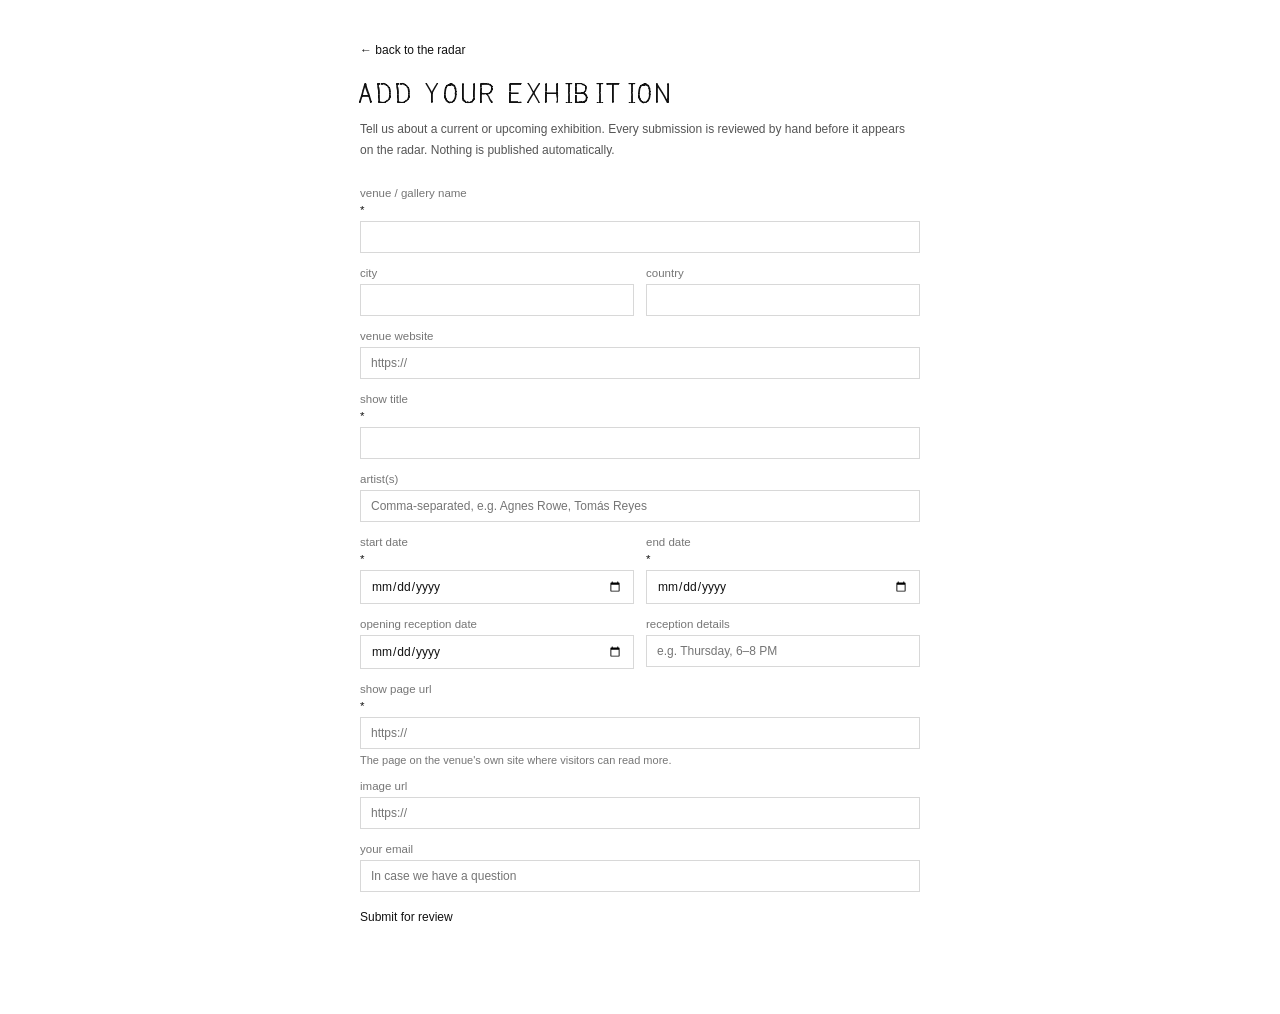
<file: register.html>
<!DOCTYPE html>
<html lang="en">
<head>
  <meta charset="UTF-8">
  <title>Add your exhibition · Exhibition Radar</title>
  <meta name="viewport" content="width=device-width, initial-scale=1.0">
  <link rel="icon" type="image/png" href="favicon.png?v=2">
  <link rel="apple-touch-icon" href="apple-touch-icon.png?v=2">
  <!-- A saved palette before the first paint, so arriving here from a
       dark index isn't a white flash. This page carries the default and
       dark only; Klein is the app's own. -->
  <script>
    (function () {
      try {
        var saved = (window.matchMedia("(max-width: 760px)").matches && !/ExhibitionRadarApp/.test(navigator.userAgent) && sessionStorage.getItem("er_app_preview") !== "1")
          ? sessionStorage.getItem("er_theme") : localStorage.getItem("er_theme"); // the phone website: this visit's palette only (see index.html)
        if (saved === "dark" || saved === "night") {     // "night" was the old name
          document.documentElement.dataset.theme = "dark";
        }
      } catch (e) { /* private mode: the page just starts light */ }
    })();
  </script>
  <style>
    /* The site's own hand, same as the masthead and the modal headings.
       A caps-only face, so it wants a little more room than the serif. */
    @font-face {
      font-family: 'Exhibition Radar Hand'; font-style: normal; font-weight: 400; font-display: swap;
      src: url("fonts/ExhibitionRadarHand-Regular.ttf") format("truetype");
    }
    html { touch-action: manipulation; }
    /* Same plain system as index.html: white ground, Times headings,
       Arial controls, hairline fields, text buttons, no radius or shadow. */
    :root { --ink: #111111; --ink-sub: #555555; --ink-meta: #767676; --rule: #d8d8d8; --link: #0000ff; --reception: #007f28; --ground: #ffffff; --field: #ffffff; }
    /* Default and dark only -- Klein is the app's own palette, and a
       visitor on it fills the form on the white ground. */
    :root[data-theme="dark"] {
      --ink: #ece9e2; --ink-sub: #cdc9c0; --ink-meta: #aeaaa1;
      --rule: rgba(255, 255, 255, 0.24); --link: #a8c7ff; --reception: #93d48c;
      --ground: #151515; --field: #1d1d1d;
    }
    [hidden] { display: none !important; }
    body { font-family: Arial, Helvetica, sans-serif; max-width: 560px; margin: 0 auto; padding: 40px 24px 60px; color: var(--ink); background: var(--ground); }
    a { color: var(--link); }
    a:hover { color: #551a8b; }
    :focus-visible { outline: 2px solid var(--link); outline-offset: 2px; }
    a.back { font-size: 12px; color: var(--ink); text-decoration: none; }
    a.back:hover { text-decoration: underline; color: var(--ink); }
    h1 { font-family: 'Exhibition Radar Hand', 'Times New Roman', Times, serif; letter-spacing: 0.01em; font-weight: 400; font-size: 26px; line-height: 1.2; letter-spacing: -0.005em; margin: 22px 0 8px; }
    p.tagline { font-size: 12px; line-height: 1.75; color: var(--ink-sub); margin: 0; }
    form { margin-top: 26px; display: flex; flex-direction: column; gap: 14px; }
    label { display: flex; flex-direction: column; gap: 5px; font-size: 11.5px; color: var(--ink-meta); text-transform: lowercase; }
    label .req { color: var(--ink); }
    input, textarea { background: var(--field); border: 1px solid var(--rule); border-radius: 0; padding: 8px 10px; font-family: Arial, Helvetica, sans-serif; font-size: 12px; color: var(--ink); text-transform: none; }
    textarea { resize: vertical; min-height: 60px; }
    .row { display: flex; gap: 12px; }
    /* side-by-side field pairs get too cramped on phones -- stack them */
    @media (max-width: 480px) {
      .row { flex-direction: column; gap: 14px; }
      input, textarea { font-size: 16px; } /* stops iOS zooming on focus */
    }
    .row label { flex: 1; }
    .honeypot { position: absolute; left: -9999px; }
    button { align-self: flex-start; background: none; border: none; padding: 0; margin-top: 4px; font-family: Arial, Helvetica, sans-serif; font-size: 12px; color: var(--ink); cursor: pointer; }
    button:hover { text-decoration: underline; }
    button:disabled { color: var(--ink-meta); cursor: default; text-decoration: none; }
    #status { font-family: Arial, Helvetica, sans-serif; font-size: 11.5px; min-height: 16px; }
    #status.success { color: var(--reception); }
    .hint { font-size: 11px; color: var(--ink-meta); text-transform: none; }
  </style>
</head>
<body>
  <a class="back" id="back-link" href="/">&larr; back to the radar</a>
  <h1>Add your exhibition</h1>

  <div id="login-gate" hidden>
    <p class="tagline">
      Exhibition Radar is in private preview. <a href="/">Log in on the radar</a> to
      submit an exhibition.
    </p>
  </div>

  <div id="form-wrap">
  <p class="tagline">
    Tell us about a current or upcoming exhibition. Every submission is reviewed by hand before
    it appears on the radar. Nothing is published automatically.
  </p>

  <form id="submission-form">
    <label>Venue / gallery name <span class="req">*</span>
      <input name="venue_name" required>
    </label>

    <div class="row">
      <label>City
        <input name="city">
      </label>
      <label>Country
        <input name="country">
      </label>
    </div>

    <label>Venue website
      <input name="venue_website" type="url" placeholder="https://">
    </label>

    <label>Show title <span class="req">*</span>
      <input name="title" required>
    </label>

    <label>Artist(s)
      <input name="artist_names" placeholder="Comma-separated, e.g. Agnes Rowe, Tomás Reyes">
    </label>

    <div class="row">
      <label>Start date <span class="req">*</span>
        <input name="start_date" type="date" required>
      </label>
      <label>End date <span class="req">*</span>
        <input name="end_date" type="date" required>
      </label>
    </div>

    <div class="row">
      <label>Opening reception date
        <input name="reception_date" type="date">
      </label>
      <label>Reception details
        <input name="reception_text" placeholder="e.g. Thursday, 6–8 PM">
      </label>
    </div>

    <label>Show page URL <span class="req">*</span>
      <input name="source_url" type="url" required placeholder="https://">
      <span class="hint">The page on the venue's own site where visitors can read more.</span>
    </label>

    <label>Image URL
      <input name="image_url" type="url" placeholder="https://">
    </label>

    <label>Your email
      <input name="submitter_email" type="email" placeholder="In case we have a question">
    </label>

    <label class="honeypot" aria-hidden="true">
      Leave this field blank
      <input name="website" tabindex="-1" autocomplete="off">
    </label>

    <button type="submit" id="submit-btn">Submit for review</button>
    <div id="status" role="status"></div>
  </form>
  </div>

  <script src="analytics.js" data-page="register"></script>
  <script>
    // Same-origin in production (render.yaml proxies /api/*), matching index.html.
    const API_BASE = "https://exhibitionradar.com";

    const form = document.getElementById("submission-form");
    const statusEl = document.getElementById("status");
    const submitBtn = document.getElementById("submit-btn");

    form.addEventListener("submit", async (e) => {
      e.preventDefault();
      submitBtn.disabled = true;
      statusEl.className = "";
      statusEl.textContent = "Submitting…";

      const data = Object.fromEntries(new FormData(form).entries());

      try {
        const res = await fetch(`${API_BASE}/api/submissions`, {
          method: "POST",
          headers: { "Content-Type": "application/json" },
          body: JSON.stringify(data),
        });
        if (!res.ok) {
          const body = await res.json().catch(() => ({}));
          throw new Error(body.error || "Something went wrong.");
        }
        if (window.erTrack) window.erTrack("submission_sent", { target: data.city || "", props: { venue: data.venue_name || "" } });
        statusEl.className = "success";
        statusEl.textContent = "✓ THANKS. IT'S IN THE QUEUE FOR REVIEW.";
        form.reset();
      } catch (err) {
        statusEl.textContent = err.message || "Couldn't reach the server. Please try again.";
      } finally {
        submitBtn.disabled = false;
      }
    });
  </script>
</body>
</html>
</file>
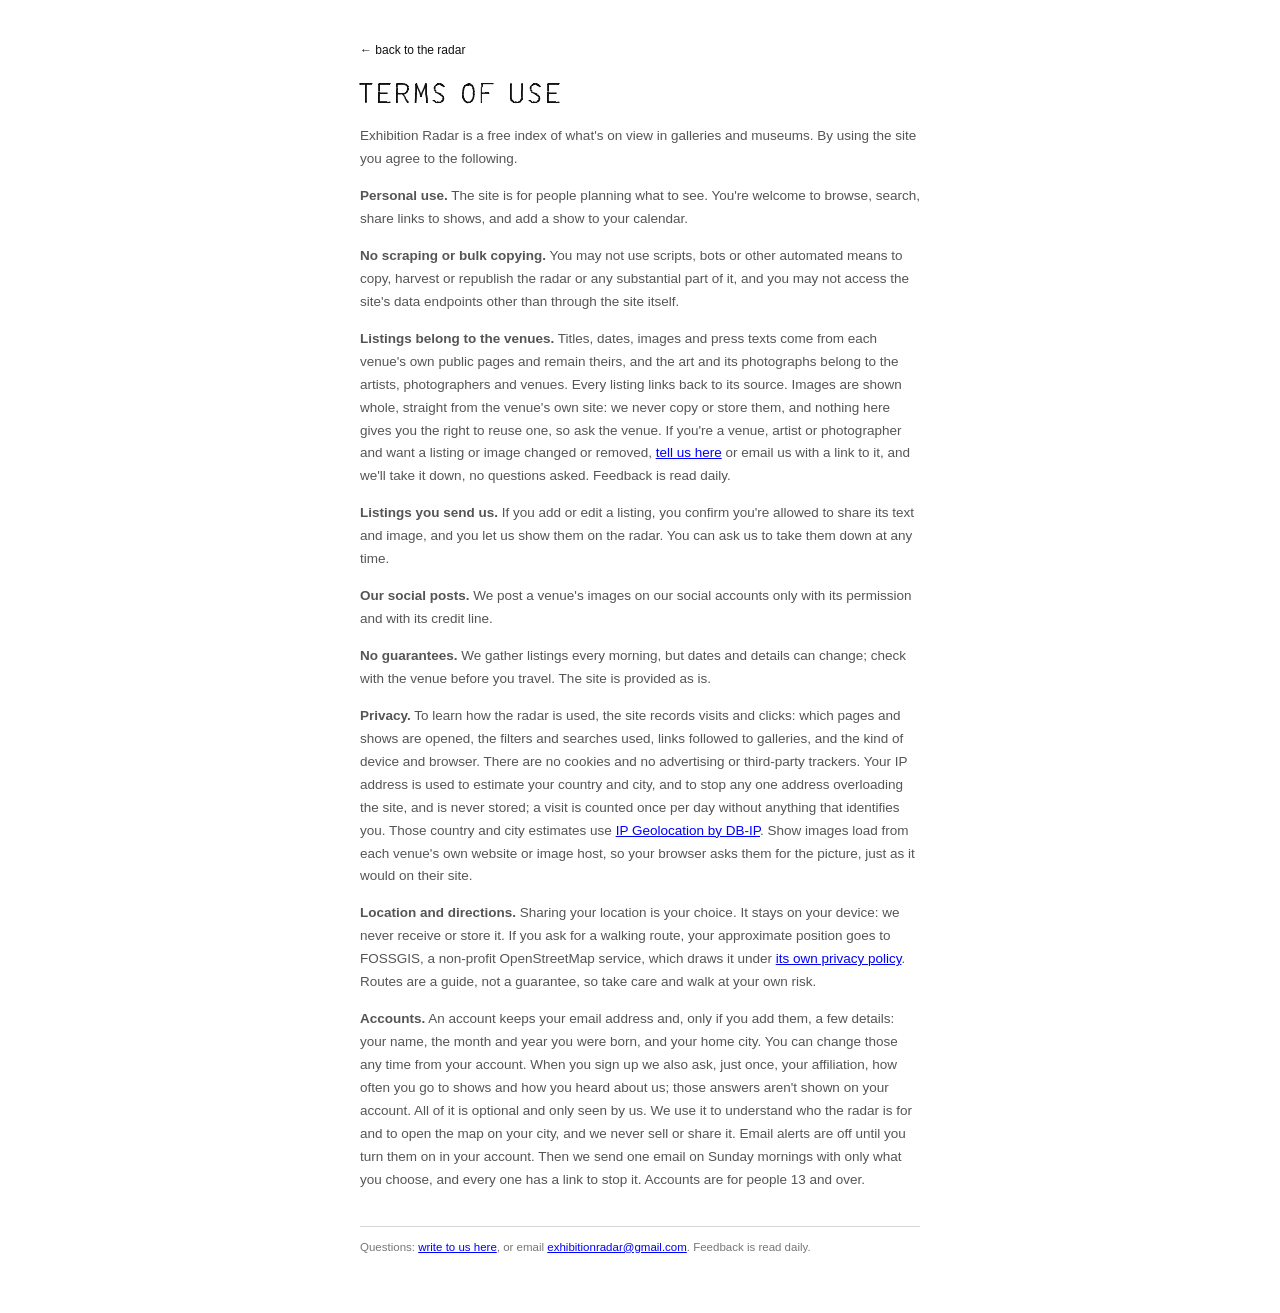
<file: terms.html>
<!DOCTYPE html>
<html lang="en">
<head>
  <meta charset="UTF-8">
  <title>Terms of use · Exhibition Radar</title>
  <meta name="viewport" content="width=device-width, initial-scale=1.0">
  <link rel="icon" type="image/png" href="favicon.png?v=2">
  <link rel="apple-touch-icon" href="apple-touch-icon.png?v=2">
  <!-- A saved palette before the first paint, so arriving here from a
       dark index isn't a white flash. This page carries the default and
       dark only; Klein is the app's own. -->
  <script>
    (function () {
      try {
        var saved = (window.matchMedia("(max-width: 760px)").matches && !/ExhibitionRadarApp/.test(navigator.userAgent) && sessionStorage.getItem("er_app_preview") !== "1")
          ? sessionStorage.getItem("er_theme") : localStorage.getItem("er_theme"); // the phone website: this visit's palette only (see index.html)
        if (saved === "dark" || saved === "night") {     // "night" was the old name
          document.documentElement.dataset.theme = "dark";
        }
      } catch (e) { /* private mode: the page just starts light */ }
    })();
  </script>
  <style>
    /* The site's own hand, same as the masthead and the modal headings.
       A caps-only face, so it wants a little more room than the serif. */
    @font-face {
      font-family: 'Exhibition Radar Hand'; font-style: normal; font-weight: 400; font-display: swap;
      src: url("fonts/ExhibitionRadarHand-Regular.ttf") format("truetype");
    }
    html { touch-action: manipulation; }
    /* Same plain system as index.html. This page carries the default and
       dark only -- Klein is the app's own, and a visitor on it reads the
       terms on the white ground. */
    :root { --ink: #111111; --ink-body: #555555; --ink-meta: #767676; --rule: #d8d8d8; --link: #0000ff; --link-visited: #551a8b; --ground: #ffffff; }
    :root[data-theme="dark"] {
      --ink: #ece9e2; --ink-body: #cdc9c0; --ink-meta: #aeaaa1;
      --rule: rgba(255, 255, 255, 0.14); --link: #a8c7ff; --link-visited: #cadcff; --ground: #151515;
    }
    body { font-family: Arial, Helvetica, sans-serif; max-width: 560px; margin: 0 auto; padding: 40px 24px 60px; color: var(--ink); background: var(--ground); }
    a { color: var(--link); }
    a:hover { color: var(--link-visited); }
    :focus-visible { outline: 2px solid var(--link); outline-offset: 2px; }
    a.back { font-size: 12px; color: var(--ink); text-decoration: none; }
    a.back:hover { text-decoration: underline; color: var(--ink); }
    h1 { font-family: 'Exhibition Radar Hand', 'Times New Roman', Times, serif; letter-spacing: 0.01em; font-weight: 400; font-size: clamp(19px, 6.6vw, 26px); line-height: 1.2; letter-spacing: -0.005em; margin: 22px 0 14px; }
    p { font-size: 13.5px; line-height: 1.7; color: var(--ink-body); margin: 0 0 14px; }
    footer { margin-top: 34px; padding-top: 14px; border-top: 1px solid var(--rule); font-family: Arial, Helvetica, sans-serif; font-size: 11.5px; color: var(--ink-meta); }
  </style>
</head>
<body>
  <a class="back" id="back-link" href="/">&larr; back to the radar</a>
  <h1>Terms of use</h1>
  <p>
    Exhibition Radar is a free index of what's on view in galleries and museums. By using the site
    you agree to the following.
  </p>
  <p>
    <strong>Personal use.</strong> The site is for people planning what to see. You're welcome to
    browse, search, share links to shows, and add a show to your calendar.
  </p>
  <p>
    <strong>No scraping or bulk copying.</strong> You may not use scripts, bots or other automated
    means to copy, harvest or republish the radar or any substantial part of it, and you may not
    access the site's data endpoints other than through the site itself.
  </p>
  <p>
    <strong>Listings belong to the venues.</strong> Titles, dates, images and press texts come from
    each venue's own public pages and remain theirs, and the art and its photographs belong to the
    artists, photographers and venues. Every listing links back to its source. Images are shown
    whole, straight from the venue's own site: we never copy or store them, and nothing here gives
    you the right to reuse one, so ask the venue. If you're a venue, artist or photographer and want
    a listing or image changed or removed, <a href="/?feedback">tell us here</a> or email us with a
    link to it, and we'll take it down, no questions asked. Feedback is read daily.
  </p>
  <p>
    <strong>Listings you send us.</strong> If you add or edit a listing, you confirm you're allowed
    to share its text and image, and you let us show them on the radar. You can ask us to take them
    down at any time.
  </p>
  <p>
    <strong>Our social posts.</strong> We post a venue's images on our social accounts only with its
    permission and with its credit line.
  </p>
  <p>
    <strong>No guarantees.</strong> We gather listings every morning, but dates and details can
    change; check with the venue before you travel. The site is provided as is.
  </p>
  <p>
    <strong>Privacy.</strong> To learn how the radar is used, the site records visits and clicks:
    which pages and shows are opened, the filters and searches used, links followed to galleries,
    and the kind of device and browser. There are no cookies and no advertising or third-party
    trackers. Your IP address is used to estimate your country and city, and to stop any one address overloading the site, and is never stored;
    a visit is counted once per day without anything that identifies you. Those country and city
    estimates use <a href="https://db-ip.com">IP Geolocation by DB-IP</a>. Show images load from
    each venue's own website or image host, so your browser asks them for the picture, just as it
    would on their site.
  </p>
  <p>
    <strong>Location and directions.</strong> Sharing your location is your choice. It stays on
    your device: we never receive or store it. If you ask for a walking route, your approximate
    position goes to FOSSGIS, a non-profit OpenStreetMap service, which draws it under
    <a href="https://www.fossgis.de/datenschutzerklärung">its own privacy policy</a>. Routes are a
    guide, not a guarantee, so take care and walk at your own risk.
  </p>
  <p>
    <strong>Accounts.</strong> An account keeps your email address and, only if you add them, a few
    details: your name, the month and year you were born, and your home city. You can change those
    any time from your account. When you sign up we also ask, just once, your affiliation, how often
    you go to shows and how you heard about us; those answers aren't shown on your account. All of
    it is optional and only seen by us. We use it to understand who the radar is for and to open
    the map on your city, and we never sell or share it. Email alerts are off until you turn them
    on in your account. Then we send one email on Sunday mornings with only what you choose, and
    every one has a link to stop it. Accounts are for people 13 and over.
  </p>
  <footer>
    Questions: <a href="/?feedback">write to us here</a>, or email <a href="mailto:exhibitionradar@gmail.com">exhibitionradar@gmail.com</a>.
    Feedback is read daily.
  </footer>
  <script src="analytics.js" data-page="terms"></script>
</body>
</html>
</file>
